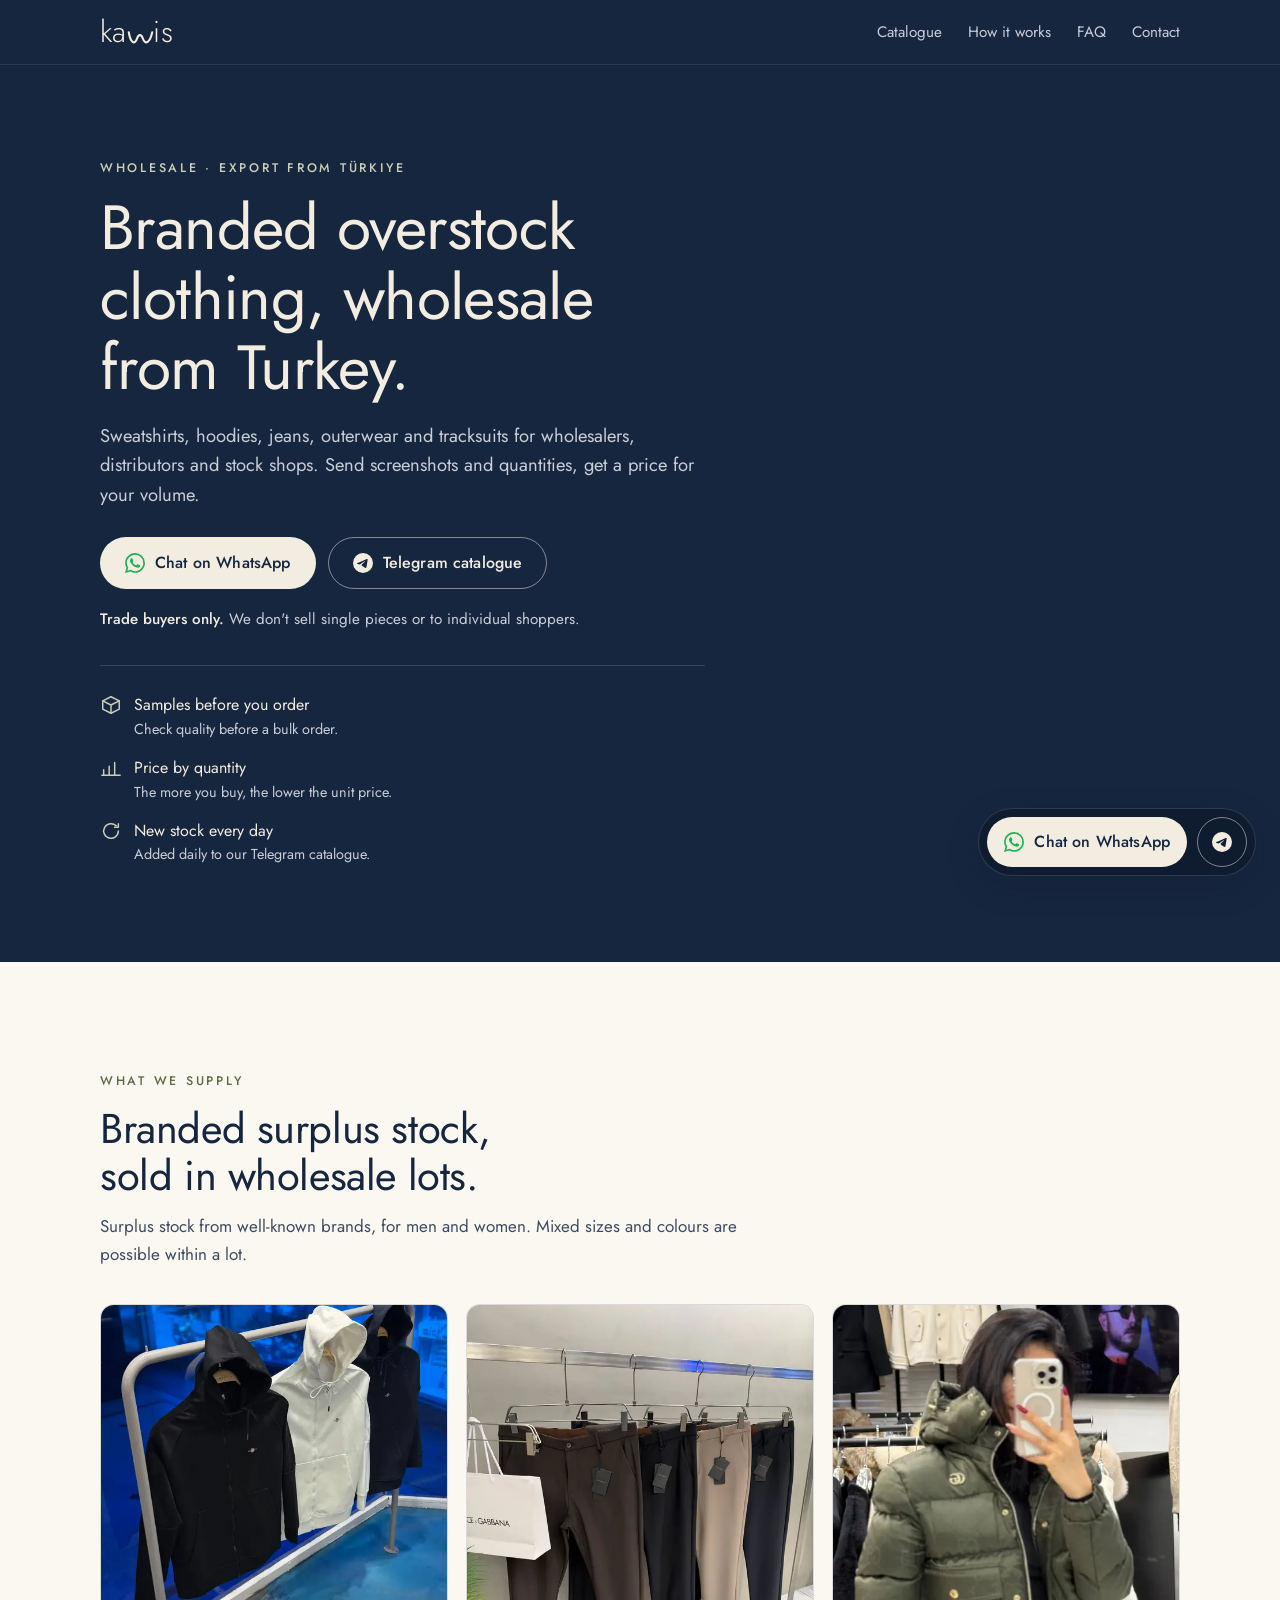
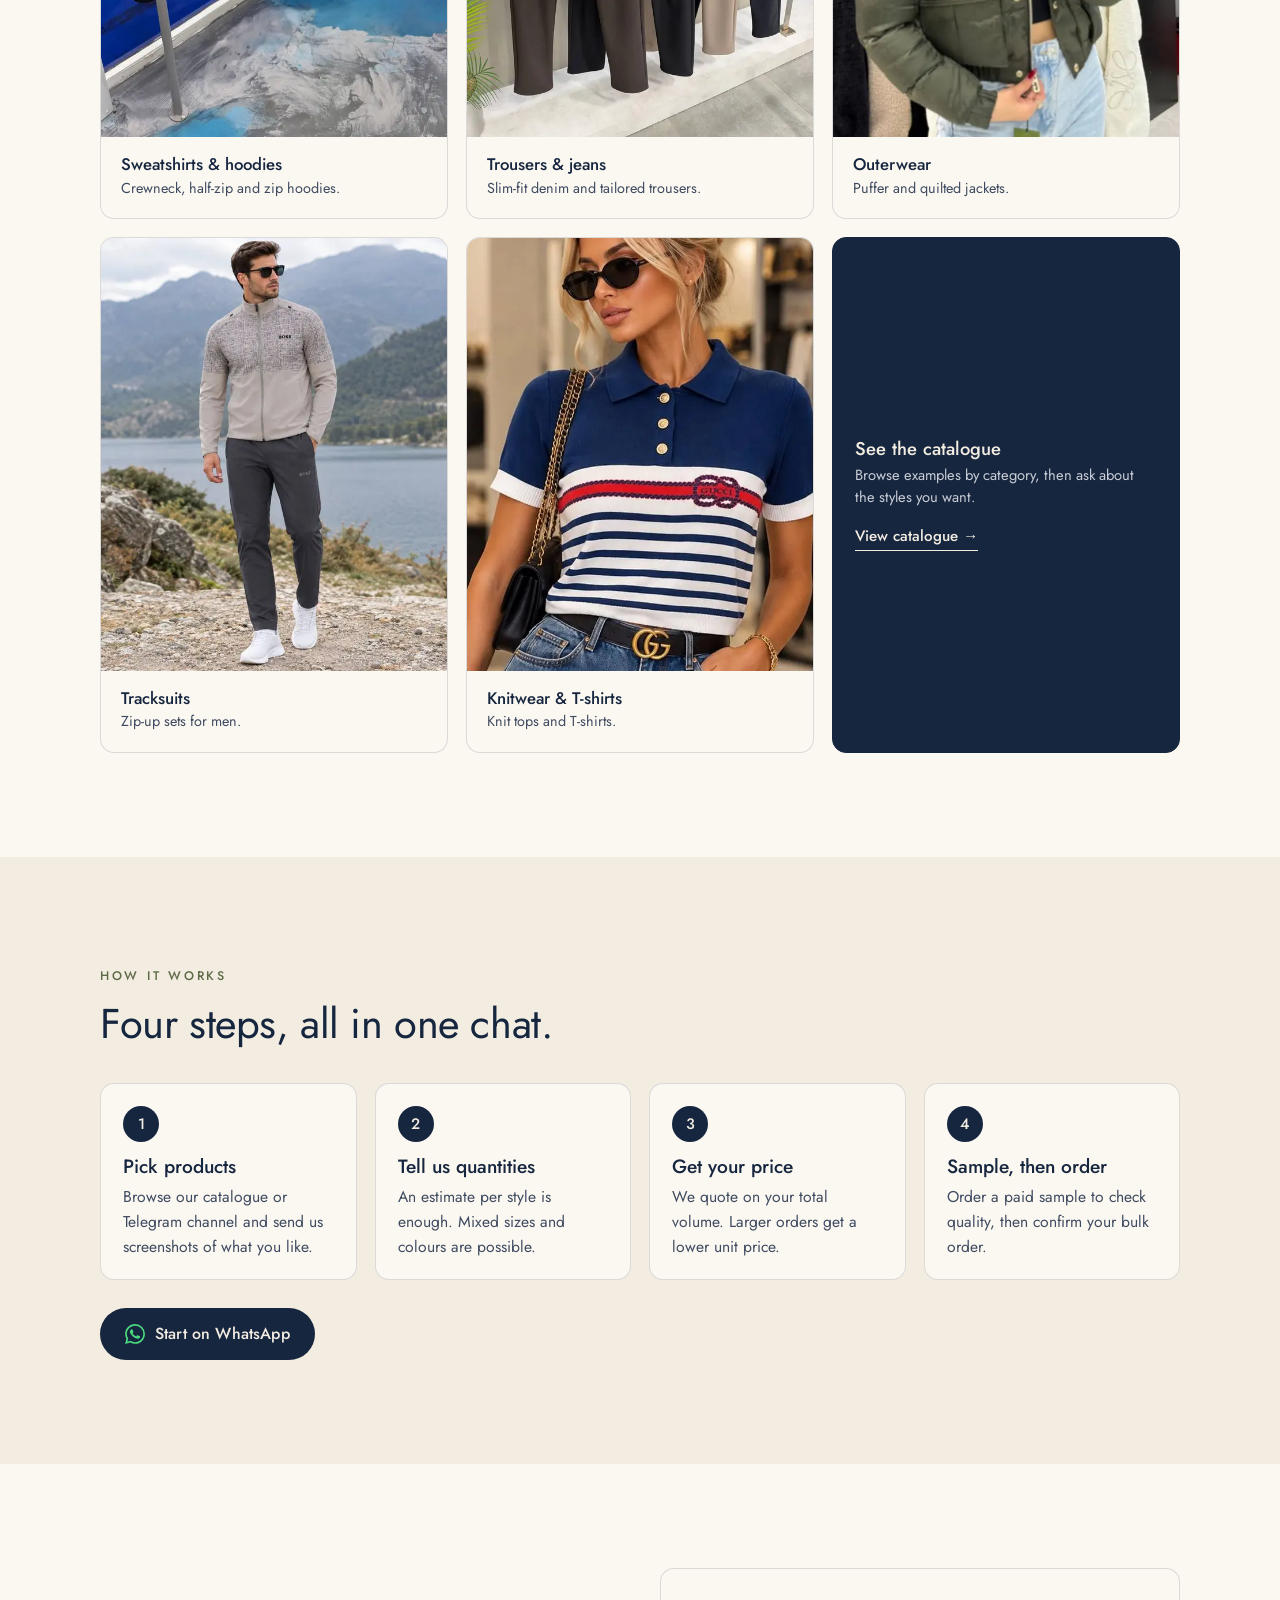
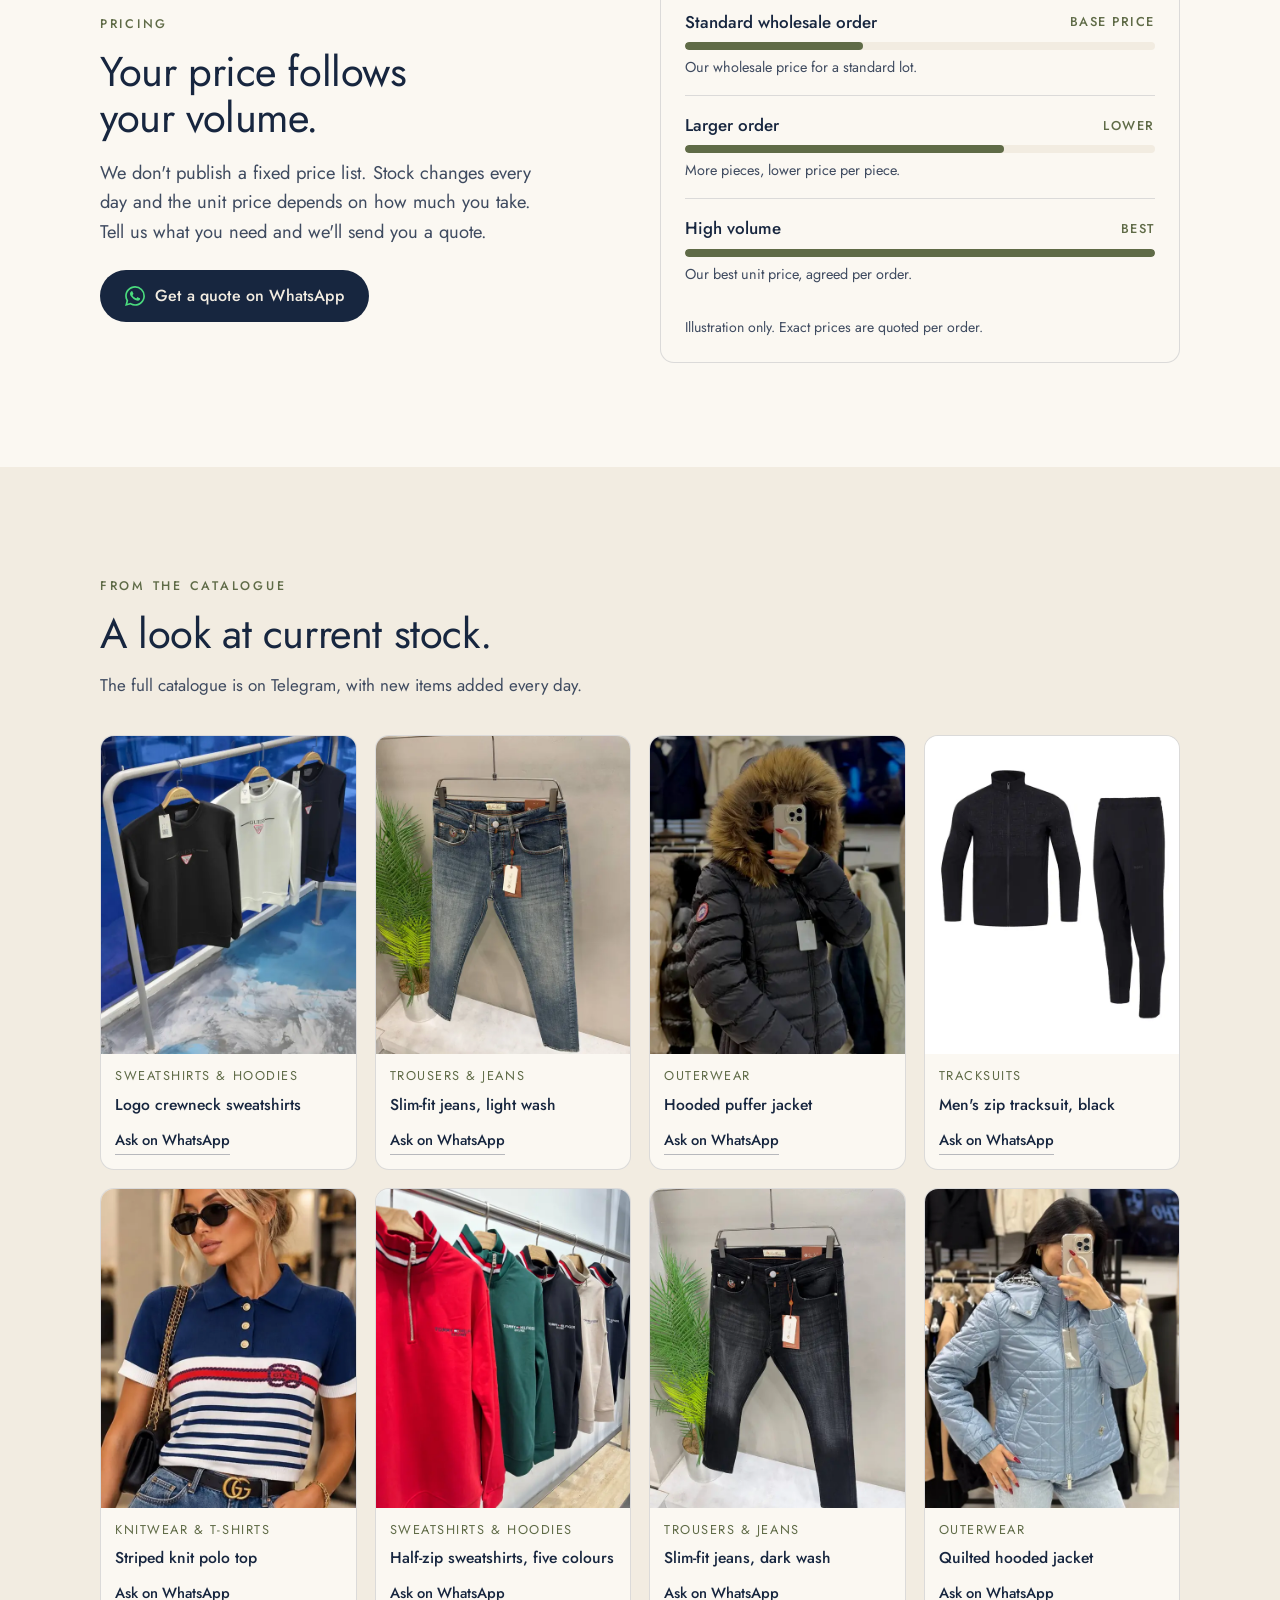
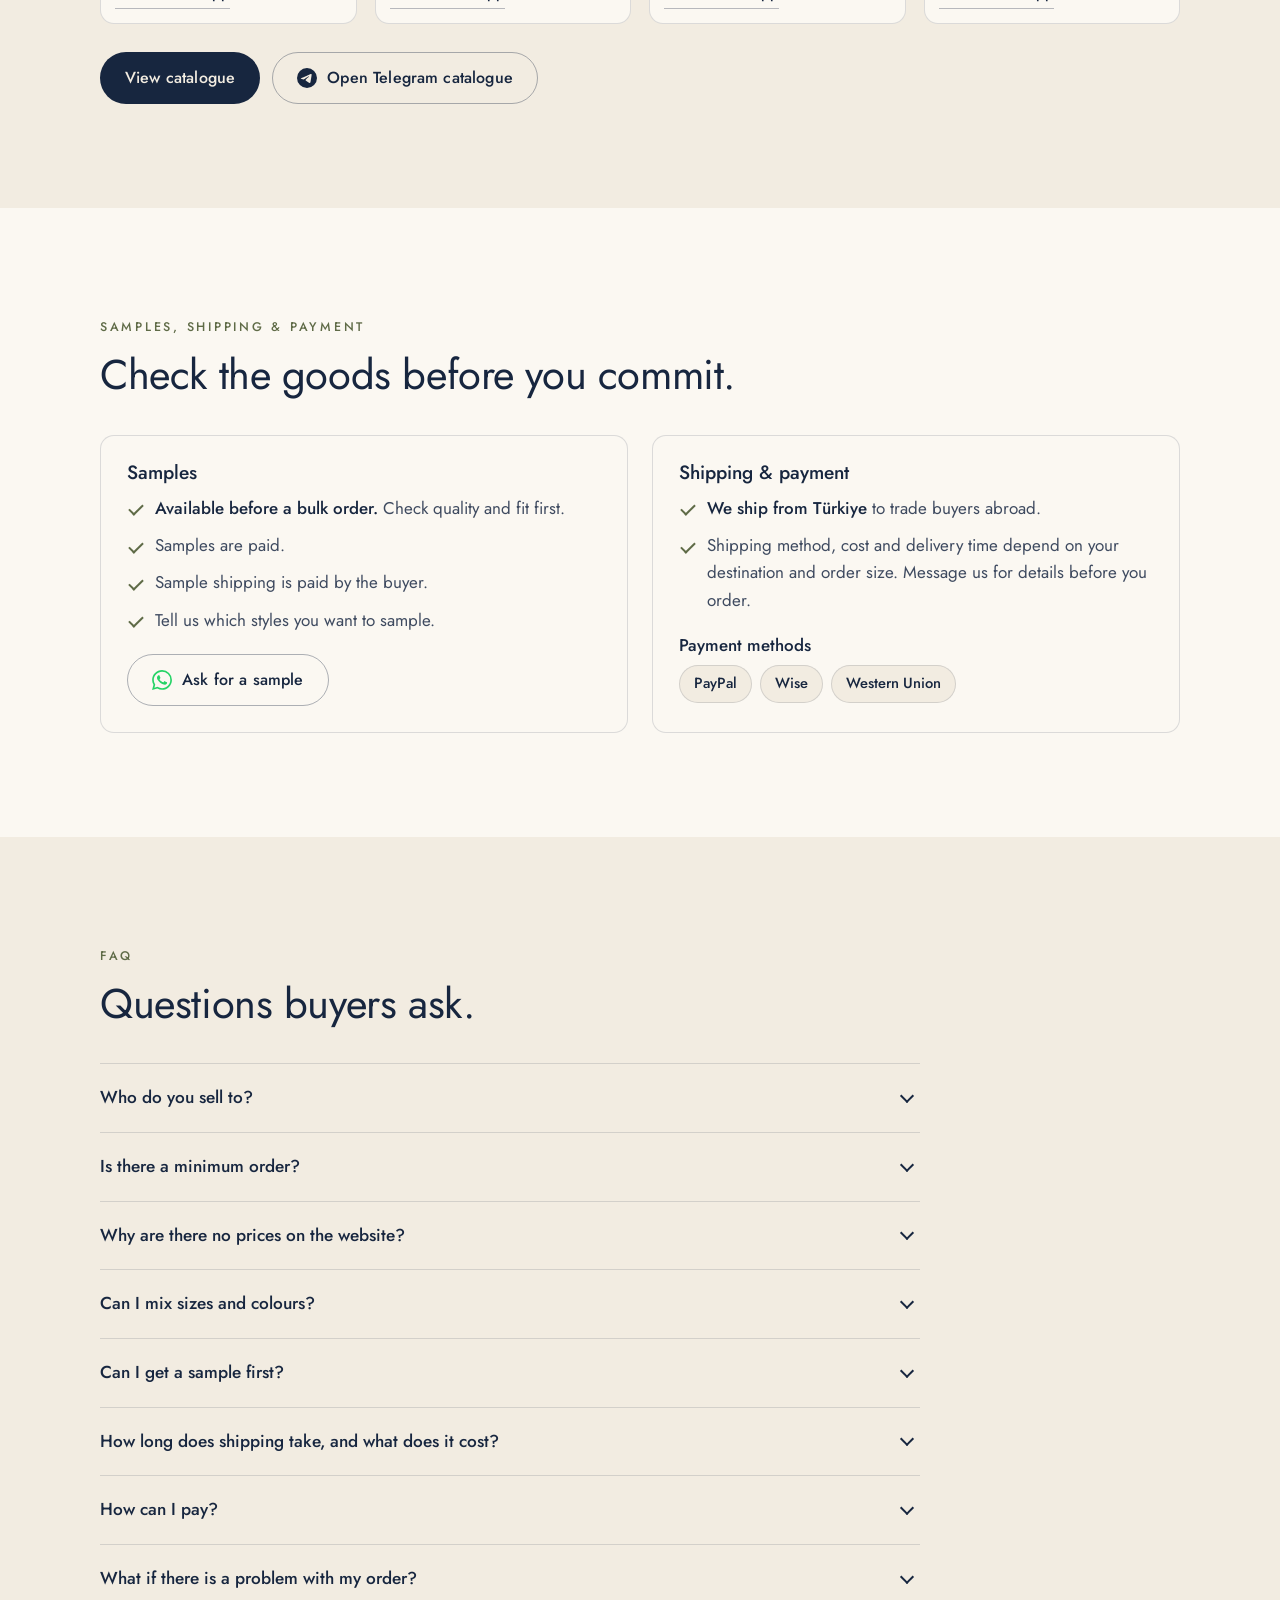
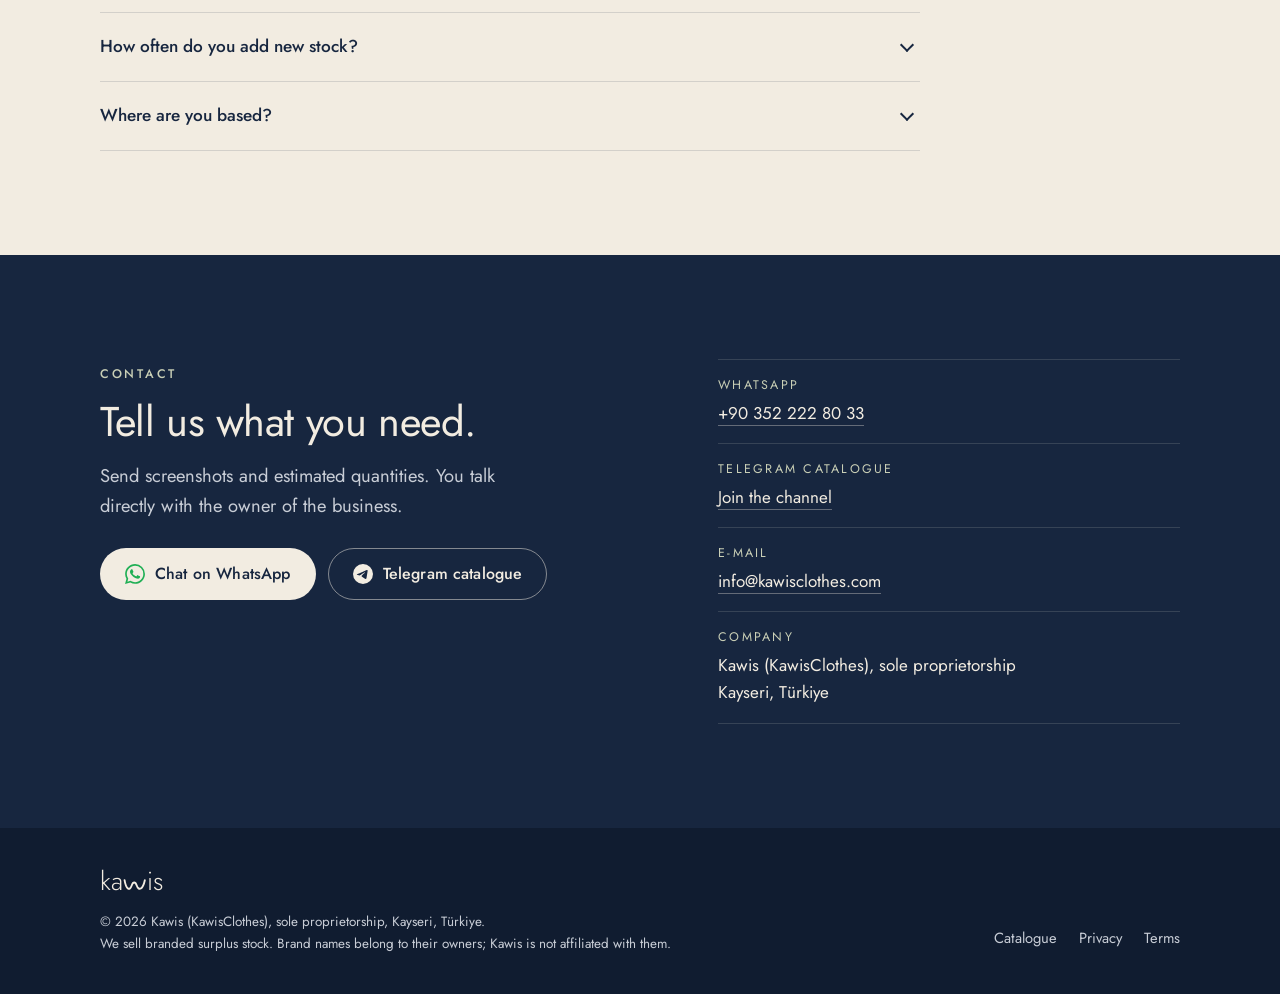
<file: index.html>
<!doctype html>
<html lang="en">
<head>
<meta charset="utf-8">
<meta name="viewport" content="width=device-width, initial-scale=1">
<title>Kawis — Branded Overstock Clothing Wholesale from Turkey</title>
<meta name="description" content="Wholesale branded overstock clothing from Turkey for wholesalers, distributors and stock shops. Sweatshirts, hoodies, jeans, outerwear and tracksuits. Quotes by quantity on WhatsApp.">
<link rel="canonical" href="https://kawisclothes.com/">
<meta name="theme-color" content="#17263F">
<meta property="og:type" content="website">
<meta property="og:site_name" content="Kawis">
<meta property="og:title" content="Kawis — Branded overstock clothing, wholesale from Turkey">
<meta property="og:description" content="Sweatshirts, hoodies, jeans, outerwear and tracksuits for trade buyers. Samples available. Price by quantity.">
<meta property="og:url" content="https://kawisclothes.com/">
<meta property="og:image" content="https://kawisclothes.com/assets/img/og.png">
<meta property="og:image:width" content="1200">
<meta property="og:image:height" content="630">
<meta property="og:image:alt" content="Kawis — international wholesale apparel">
<meta name="twitter:card" content="summary_large_image">
<link rel="icon" href="/assets/img/favicon.svg" type="image/svg+xml">
<link rel="icon" href="/assets/img/favicon-32.png" sizes="32x32" type="image/png">
<link rel="apple-touch-icon" href="/assets/img/apple-touch-icon.png">
<link rel="preload" href="/assets/fonts/jost-latin.woff2" as="font" type="font/woff2" crossorigin>
<link rel="stylesheet" href="/assets/css/style.css">
<script src="/config.js"></script>
<script>document.documentElement.className=(window.KAWIS_CONFIG&&KAWIS_CONFIG.WHATSAPP_NUMBER)?'has-wa':'no-wa';</script>
<script src="/assets/js/main.js" defer></script>
<script type="application/ld+json">
{
  "@context": "https://schema.org",
  "@type": "Organization",
  "name": "Kawis",
  "alternateName": "KawisClothes",
  "url": "https://kawisclothes.com/",
  "logo": "https://kawisclothes.com/assets/img/logo-512.png",
  "description": "Wholesale supplier of branded overstock clothing from Turkey for trade buyers.",
  "email": "bugrahangonen0@gmail.com",
  "telephone": "+90 352 222 80 33",
  "address": { "@type": "PostalAddress", "addressLocality": "Kayseri", "addressCountry": "TR" },
  "sameAs": ["https://t.me/+Jx1l1Yuqr8k2YzU0"]
}
</script>
</head>
<body>
<svg width="0" height="0" style="position:absolute" aria-hidden="true">
  <symbol id="i-wa" viewBox="0 0 24 24"><path fill="currentColor" d="M17.472 14.382c-.297-.149-1.758-.867-2.03-.967-.273-.099-.471-.148-.67.15-.197.297-.767.966-.94 1.164-.173.199-.347.223-.644.075-.297-.15-1.255-.463-2.39-1.475-.883-.788-1.48-1.761-1.653-2.059-.173-.297-.018-.458.13-.606.134-.133.298-.347.446-.52.149-.174.198-.298.298-.497.099-.198.05-.371-.025-.52-.075-.149-.669-1.612-.916-2.207-.242-.579-.487-.5-.669-.51-.173-.008-.371-.01-.57-.01-.198 0-.52.074-.792.372-.272.297-1.04 1.016-1.04 2.479 0 1.462 1.065 2.875 1.213 3.074.149.198 2.096 3.2 5.077 4.487.709.306 1.262.489 1.694.625.712.227 1.36.195 1.871.118.571-.085 1.758-.719 2.006-1.413.248-.694.248-1.289.173-1.413-.074-.124-.272-.198-.57-.347m-5.421 7.403h-.004a9.87 9.87 0 0 1-5.031-1.378l-.361-.214-3.741.982.998-3.648-.235-.374a9.86 9.86 0 0 1-1.51-5.26c.001-5.45 4.436-9.884 9.888-9.884 2.64 0 5.122 1.03 6.988 2.898a9.825 9.825 0 0 1 2.893 6.994c-.003 5.45-4.437 9.884-9.885 9.884m8.413-18.297A11.815 11.815 0 0 0 12.05 0C5.495 0 .16 5.335.157 11.892c0 2.096.547 4.142 1.588 5.945L.057 24l6.305-1.654a11.882 11.882 0 0 0 5.683 1.448h.005c6.554 0 11.89-5.335 11.893-11.893a11.821 11.821 0 0 0-3.48-8.413Z"/></symbol>
  <symbol id="i-tg" viewBox="0 0 24 24"><path fill="currentColor" d="M11.944 0A12 12 0 0 0 0 12a12 12 0 0 0 12 12 12 12 0 0 0 12-12A12 12 0 0 0 12 0a12 12 0 0 0-.056 0zm4.962 7.224c.1-.002.321.023.465.14a.506.506 0 0 1 .171.325c.016.093.036.306.02.472-.18 1.898-.962 6.502-1.36 8.627-.168.9-.499 1.201-.82 1.23-.696.065-1.225-.46-1.9-.902-1.056-.693-1.653-1.124-2.678-1.8-1.185-.78-.417-1.21.258-1.91.177-.184 3.247-2.977 3.307-3.23.007-.032.014-.15-.056-.212s-.174-.041-.249-.024c-.106.024-1.793 1.14-5.061 3.345-.48.33-.913.49-1.302.48-.428-.008-1.252-.241-1.865-.44-.752-.245-1.349-.374-1.297-.789.027-.216.325-.437.893-.663 3.498-1.524 5.83-2.529 6.998-3.014 3.332-1.386 4.025-1.627 4.476-1.635z"/></symbol>
  <symbol id="i-wave" viewBox="0 0 92 56"><path d="M 4 5 C 10 42, 25 52, 34 26 C 39 11, 49 11, 54 26 C 63 52, 80 42, 88 5" fill="none" stroke="currentColor" stroke-width="7.8" stroke-linecap="round" stroke-linejoin="round"/></symbol>
</svg>
<a class="skip" href="#main">Skip to content</a>

<header class="site-header">
  <div class="wrap">
    <a class="wordmark" href="/" aria-label="Kawis — home"><span aria-hidden="true">ka</span><svg viewBox="0 0 92 56" aria-hidden="true"><path d="M 4 5 C 10 42, 25 52, 34 26 C 39 11, 49 11, 54 26 C 63 52, 80 42, 88 5"/></svg><span aria-hidden="true">is</span></a>
    <nav class="nav" aria-label="Main">
      <a href="/catalogue">Catalogue</a>
      <a class="nav-mobile-hide" href="#how-it-works">How it works</a>
      <a class="nav-mobile-hide" href="#faq">FAQ</a>
      <a href="#contact">Contact</a>
    </nav>
  </div>
</header>

<main id="main">

<!-- 1. HERO -->
<section class="hero">
  <picture class="hero-photo" aria-hidden="true"><source media="(min-width: 960px)" srcset="/assets/img/products/hero.webp"><img src="[data-uri]" width="720" height="900" alt="" fetchpriority="high"></picture>
  <svg class="hero-wave" viewBox="0 0 92 56" aria-hidden="true"><path d="M 4 5 C 10 42, 25 52, 34 26 C 39 11, 49 11, 54 26 C 63 52, 80 42, 88 5"/></svg>
  <div class="wrap">
    <span class="eyebrow">Wholesale · Export from Türkiye</span>
    <h1>Branded overstock clothing, wholesale from Turkey.</h1>
    <p class="lead">Sweatshirts, hoodies, jeans, outerwear and tracksuits for wholesalers, distributors and stock shops. Send screenshots and quantities, get a price for your volume.</p>
    <div class="btn-row">
      <a class="btn btn-light" data-wa data-wa-context="home" data-track="whatsapp" data-track-location="hero" href="#contact" target="_blank" rel="noopener"><svg class="wa-dot" aria-hidden="true"><use href="#i-wa"/></svg>Chat on WhatsApp</a>
      <a class="btn btn-outline-light" data-tg data-track="telegram" data-track-location="hero" href="https://t.me/+Jx1l1Yuqr8k2YzU0" target="_blank" rel="noopener"><svg aria-hidden="true"><use href="#i-tg"/></svg>Telegram catalogue</a>
    </div>
    <p class="hero-qualifier"><strong>Trade buyers only.</strong> We don't sell single pieces or to individual shoppers.</p>
    <ul class="trust">
      <li><svg viewBox="0 0 24 24" fill="none" stroke="currentColor" stroke-width="1.6" stroke-linecap="round" stroke-linejoin="round" aria-hidden="true"><path d="M3 7.5 12 3l9 4.5v9L12 21l-9-4.5z"/><path d="M3 7.5 12 12l9-4.5M12 12v9"/></svg><span>Samples before you order<small>Check quality before a bulk order.</small></span></li>
      <li><svg viewBox="0 0 24 24" fill="none" stroke="currentColor" stroke-width="1.6" stroke-linecap="round" stroke-linejoin="round" aria-hidden="true"><path d="M4 20V14M10 20V10M16 20V6M22 20H2"/></svg><span>Price by quantity<small>The more you buy, the lower the unit price.</small></span></li>
      <li><svg viewBox="0 0 24 24" fill="none" stroke="currentColor" stroke-width="1.6" stroke-linecap="round" stroke-linejoin="round" aria-hidden="true"><path d="M20 12a8 8 0 1 1-2.34-5.66"/><path d="M20 4v4h-4"/></svg><span>New stock every day<small>Added daily to our Telegram catalogue.</small></span></li>
    </ul>
  </div>
</section>

<!-- 2. WHAT WE SUPPLY -->
<section class="section" id="products" aria-labelledby="products-title">
  <div class="wrap">
    <div class="section-head">
      <span class="eyebrow">What we supply</span>
      <h2 id="products-title">Branded surplus stock, sold in wholesale lots.</h2>
      <p>Surplus stock from well-known brands, for men and women. Mixed sizes and colours are possible within a lot.</p>
    </div>
    <div class="cats">
      <a class="cat" href="/catalogue?cat=sweat"><img src="/assets/img/products/p11.webp" width="600" height="750" loading="lazy" decoding="async" alt="Zip hoodies in black, white and navy"><div class="cat-body"><h3>Sweatshirts &amp; hoodies</h3><p>Crewneck, half-zip and zip hoodies.</p></div></a>
      <a class="cat" href="/catalogue?cat=trousers"><img src="/assets/img/products/p02.webp" width="600" height="750" loading="lazy" decoding="async" alt="Tailored trousers on a rail"><div class="cat-body"><h3>Trousers &amp; jeans</h3><p>Slim-fit denim and tailored trousers.</p></div></a>
      <a class="cat" href="/catalogue?cat=outer"><img src="/assets/img/products/p19.webp" width="600" height="750" loading="lazy" decoding="async" alt="Women's cropped puffer jacket"><div class="cat-body"><h3>Outerwear</h3><p>Puffer and quilted jackets.</p></div></a>
      <a class="cat" href="/catalogue?cat=track"><img src="/assets/img/products/p17.webp" width="600" height="750" loading="lazy" decoding="async" alt="Men's zip tracksuit"><div class="cat-body"><h3>Tracksuits</h3><p>Zip-up sets for men.</p></div></a>
      <a class="cat" href="/catalogue?cat=knit"><img src="/assets/img/products/p01.webp" width="600" height="750" loading="lazy" decoding="async" alt="Striped knit polo top"><div class="cat-body"><h3>Knitwear &amp; T-shirts</h3><p>Knit tops and T-shirts.</p></div></a>
      <a class="cat cat-all" href="/catalogue"><h3>See the catalogue</h3><p>Browse examples by category, then ask about the styles you want.</p><span class="arrow">View catalogue →</span></a>
    </div>
  </div>
</section>

<!-- 3. HOW IT WORKS -->
<section class="section alt" id="how-it-works" aria-labelledby="how-title">
  <div class="wrap">
    <div class="section-head">
      <span class="eyebrow">How it works</span>
      <h2 id="how-title">Four steps, all in one chat.</h2>
    </div>
    <ol class="steps" style="list-style:none;margin:0;padding:0">
      <li class="step"><span class="step-num" aria-hidden="true">1</span><h3>Pick products</h3><p>Browse our catalogue or Telegram channel and send us screenshots of what you like.</p></li>
      <li class="step"><span class="step-num" aria-hidden="true">2</span><h3>Tell us quantities</h3><p>An estimate per style is enough. Mixed sizes and colours are possible.</p></li>
      <li class="step"><span class="step-num" aria-hidden="true">3</span><h3>Get your price</h3><p>We quote on your total volume. Larger orders get a lower unit price.</p></li>
      <li class="step"><span class="step-num" aria-hidden="true">4</span><h3>Sample, then order</h3><p>Order a paid sample to check quality, then confirm your bulk order.</p></li>
    </ol>
    <div class="steps-cta btn-row">
      <a class="btn btn-dark" data-wa data-wa-context="home" data-track="whatsapp" data-track-location="how-it-works" href="#contact" target="_blank" rel="noopener"><svg class="wa-dot" aria-hidden="true"><use href="#i-wa"/></svg>Start on WhatsApp</a>
      <a class="btn btn-dark" data-wa-fallback data-tg data-track="telegram" data-track-location="how-it-works" href="https://t.me/+Jx1l1Yuqr8k2YzU0" target="_blank" rel="noopener"><svg aria-hidden="true"><use href="#i-tg"/></svg>Start on Telegram</a>
    </div>
  </div>
</section>

<!-- 4. TIERED PRICING -->
<section class="section" id="pricing" aria-labelledby="pricing-title">
  <div class="wrap tiers-grid">
    <div>
      <span class="eyebrow">Pricing</span>
      <h2 id="pricing-title">Your price follows your volume.</h2>
      <p class="lead" style="margin-top:16px">We don't publish a fixed price list. Stock changes every day and the unit price depends on how much you take. Tell us what you need and we'll send you a quote.</p>
      <div class="btn-row" style="margin-top:24px">
        <a class="btn btn-dark" data-wa data-wa-context="quote" data-track="whatsapp" data-track-location="pricing" href="#contact" target="_blank" rel="noopener"><svg class="wa-dot" aria-hidden="true"><use href="#i-wa"/></svg>Get a quote on WhatsApp</a>
        <a class="btn btn-dark" data-wa-fallback data-tg data-track="telegram" data-track-location="pricing" href="https://t.me/+Jx1l1Yuqr8k2YzU0" target="_blank" rel="noopener"><svg aria-hidden="true"><use href="#i-tg"/></svg>Get a quote on Telegram</a>
      </div>
    </div>
    <div class="tiers" role="group" aria-label="How quantity affects price">
      <div class="tier"><span class="tier-name">Standard wholesale order</span><span class="tier-tag">Base price</span><div class="tier-bar" aria-hidden="true"><span style="width:38%"></span></div><span class="tier-note">Our wholesale price for a standard lot.</span></div>
      <div class="tier"><span class="tier-name">Larger order</span><span class="tier-tag">Lower</span><div class="tier-bar" aria-hidden="true"><span style="width:68%"></span></div><span class="tier-note">More pieces, lower price per piece.</span></div>
      <div class="tier"><span class="tier-name">High volume</span><span class="tier-tag">Best</span><div class="tier-bar" aria-hidden="true"><span style="width:100%"></span></div><span class="tier-note">Our best unit price, agreed per order.</span></div>
      <p class="tiers-foot">Illustration only. Exact prices are quoted per order.</p>
    </div>
  </div>
</section>

<!-- 5. FROM THE CATALOGUE -->
<section class="section alt" id="catalogue" aria-labelledby="gallery-title">
  <div class="wrap">
    <div class="section-head">
      <span class="eyebrow">From the catalogue</span>
      <h2 id="gallery-title">A look at current stock.</h2>
      <p>The full catalogue is on Telegram, with new items added every day.</p>
    </div>
    <div class="gallery" data-gallery data-limit="8"></div>
    <div class="gallery-foot">
      <a class="btn btn-dark" href="/catalogue">View catalogue</a>
      <a class="btn btn-outline" data-tg data-track="telegram" data-track-location="gallery" href="https://t.me/+Jx1l1Yuqr8k2YzU0" target="_blank" rel="noopener"><svg aria-hidden="true"><use href="#i-tg"/></svg>Open Telegram catalogue</a>
    </div>
  </div>
</section>

<!-- 6–7. SAMPLES, SHIPPING & PAYMENT -->
<section class="section" id="samples" aria-labelledby="samples-title">
  <div class="wrap">
    <div class="section-head">
      <span class="eyebrow">Samples, shipping &amp; payment</span>
      <h2 id="samples-title">Check the goods before you commit.</h2>
    </div>
    <div class="split">
      <div class="card">
        <h3>Samples</h3>
        <ul class="ticks">
          <li><strong>Available before a bulk order.</strong> Check quality and fit first.</li>
          <li>Samples are paid.</li>
          <li>Sample shipping is paid by the buyer.</li>
          <li>Tell us which styles you want to sample.</li>
        </ul>
        <div class="btn-row" style="margin-top:20px">
          <a class="btn btn-outline" data-wa data-wa-context="sample" data-track="whatsapp" data-track-location="samples" href="#contact" target="_blank" rel="noopener"><svg class="wa-dot" aria-hidden="true"><use href="#i-wa"/></svg>Ask for a sample</a>
          <a class="btn btn-outline" data-wa-fallback data-tg data-track="telegram" data-track-location="samples" href="https://t.me/+Jx1l1Yuqr8k2YzU0" target="_blank" rel="noopener"><svg aria-hidden="true"><use href="#i-tg"/></svg>Ask for a sample</a>
        </div>
      </div>
      <div class="card" id="shipping">
        <h3>Shipping &amp; payment</h3>
        <ul class="ticks">
          <li><strong>We ship from Türkiye</strong> to trade buyers abroad.</li>
          <li>Shipping method, cost and delivery time depend on your destination and order size. Message us for details before you order.</li>
        </ul>
        <p style="margin:18px 0 6px;font-weight:500">Payment methods</p>
        <ul class="pay" aria-label="Payment methods"><li>PayPal</li><li>Wise</li><li>Western Union</li></ul>
      </div>
    </div>
  </div>
</section>

<!-- 8. FAQ -->
<section class="section alt" id="faq" aria-labelledby="faq-title">
  <div class="wrap">
    <div class="section-head">
      <span class="eyebrow">FAQ</span>
      <h2 id="faq-title">Questions buyers ask.</h2>
    </div>
    <div class="faq">
      <details><summary>Who do you sell to?</summary><div class="answer"><p>Wholesalers, distributors, outlet and stock shops, and resellers. We don't sell to individual shoppers or in single pieces.</p></div></details>
      <details><summary>Is there a minimum order?</summary><div class="answer"><p>Yes, we sell wholesale only. Message us on WhatsApp or Telegram and we'll tell you the current minimum order for the styles you want.</p></div></details>
      <details><summary>Why are there no prices on the website?</summary><div class="answer"><p>Stock changes daily and the unit price depends on your total quantity. Send us screenshots and estimated quantities and we'll quote for your volume.</p></div></details>
      <details><summary>Can I mix sizes and colours?</summary><div class="answer"><p>Yes. Mixed sizes and colours are possible within a lot.</p></div></details>
      <details><summary>Can I get a sample first?</summary><div class="answer"><p>Yes. Samples are available before a bulk order. Samples are paid and the buyer pays sample shipping.</p></div></details>
      <details><summary>How long does shipping take, and what does it cost?</summary><div class="answer"><p>It depends on your country and the size of your order. Message us with your destination and we'll give you the details before you order.</p></div></details>
      <details><summary>How can I pay?</summary><div class="answer"><p>PayPal, Wise or Western Union.</p></div></details>
      <details><summary>What if there is a problem with my order?</summary><div class="answer"><p>Message us on WhatsApp and we'll resolve it with you. Ordering a sample first is the best way to check quality before a bulk order.</p></div></details>
      <details><summary>How often do you add new stock?</summary><div class="answer"><p>Every day. New items are posted to our Telegram catalogue first.</p></div></details>
      <details><summary>Where are you based?</summary><div class="answer"><p>Kayseri, Türkiye. Kawis is a registered sole proprietorship. We work in English and Turkish, on Türkiye time (GMT+3).</p></div></details>
    </div>
  </div>
</section>

<!-- 9. CONTACT -->
<section class="section contact" id="contact" aria-labelledby="contact-title">
  <div class="wrap contact-grid">
    <div>
      <span class="eyebrow">Contact</span>
      <h2 id="contact-title">Tell us what you need.</h2>
      <p class="lead">Send screenshots and estimated quantities. You talk directly with the owner of the business.</p>
      <div class="btn-row">
        <a class="btn btn-light" data-wa data-wa-context="home" data-track="whatsapp" data-track-location="contact" href="#contact" target="_blank" rel="noopener"><svg class="wa-dot" aria-hidden="true"><use href="#i-wa"/></svg>Chat on WhatsApp</a>
        <a class="btn btn-outline-light" data-tg data-track="telegram" data-track-location="contact" href="https://t.me/+Jx1l1Yuqr8k2YzU0" target="_blank" rel="noopener"><svg aria-hidden="true"><use href="#i-tg"/></svg>Telegram catalogue</a>
      </div>
    </div>
    <ul class="contact-list">
      <li data-wa><span class="k">WhatsApp</span><a data-wa data-wa-context="home" data-wa-show-number data-track="whatsapp" data-track-location="contact-list" href="#contact" target="_blank" rel="noopener">WhatsApp</a></li>
      <li><span class="k">Telegram catalogue</span><a data-tg data-track="telegram" data-track-location="contact-list" href="https://t.me/+Jx1l1Yuqr8k2YzU0" target="_blank" rel="noopener">Join the channel</a></li>
      <li><span class="k">E-mail</span><a data-email href="mailto:bugrahangonen0@gmail.com">bugrahangonen0@gmail.com</a></li>
      <li><span class="k">Company</span>Kawis (KawisClothes), sole proprietorship<br>Kayseri, Türkiye</li>
    </ul>
  </div>
</section>

</main>

<!-- 10. FOOTER -->
<footer class="site-footer">
  <div class="wrap">
    <div>
      <a class="wordmark" href="/" aria-label="Kawis — home"><span aria-hidden="true">ka</span><svg viewBox="0 0 92 56" aria-hidden="true"><path d="M 4 5 C 10 42, 25 52, 34 26 C 39 11, 49 11, 54 26 C 63 52, 80 42, 88 5"/></svg><span aria-hidden="true">is</span></a>
      <p class="legal" style="margin-top:14px">© 2026 Kawis (KawisClothes), sole proprietorship, Kayseri, Türkiye.<br>We sell branded surplus stock. Brand names belong to their owners; Kawis is not affiliated with them.</p>
    </div>
    <nav class="footer-links" aria-label="Footer">
      <a href="/catalogue">Catalogue</a>
      <a href="/privacy">Privacy</a>
      <a href="/terms">Terms</a>
      <button type="button" data-consent-open hidden>Cookie settings</button>
    </nav>
  </div>
</footer>

<div class="sticky-bar" role="complementary" aria-label="Quick contact">
  <a class="btn btn-light" data-wa data-wa-context="home" data-track="whatsapp" data-track-location="sticky" href="#contact" target="_blank" rel="noopener"><svg class="wa-dot" aria-hidden="true"><use href="#i-wa"/></svg>Chat on WhatsApp</a>
  <a class="btn btn-outline-light btn-icon" data-wa data-tg data-track="telegram" data-track-location="sticky" href="https://t.me/+Jx1l1Yuqr8k2YzU0" target="_blank" rel="noopener" aria-label="Telegram catalogue"><svg aria-hidden="true"><use href="#i-tg"/></svg></a>
  <a class="btn btn-light" data-wa-fallback data-tg data-track="telegram" data-track-location="sticky" href="https://t.me/+Jx1l1Yuqr8k2YzU0" target="_blank" rel="noopener"><svg aria-hidden="true"><use href="#i-tg"/></svg>Telegram catalogue</a>
</div>

<div class="consent" role="dialog" aria-live="polite" aria-labelledby="consent-title" hidden>
  <p id="consent-title"><strong style="color:var(--ink);font-weight:500">Cookies.</strong> We'd like to use Google Analytics and Google Ads cookies to measure visits and ads. Nothing is set unless you accept. <a href="/privacy#cookies">Details</a></p>
  <div class="btn-row">
    <button type="button" class="btn btn-outline" data-consent="reject">Reject</button>
    <button type="button" class="btn btn-dark" data-consent="accept">Accept</button>
  </div>
</div>
</body>
</html>
</file>
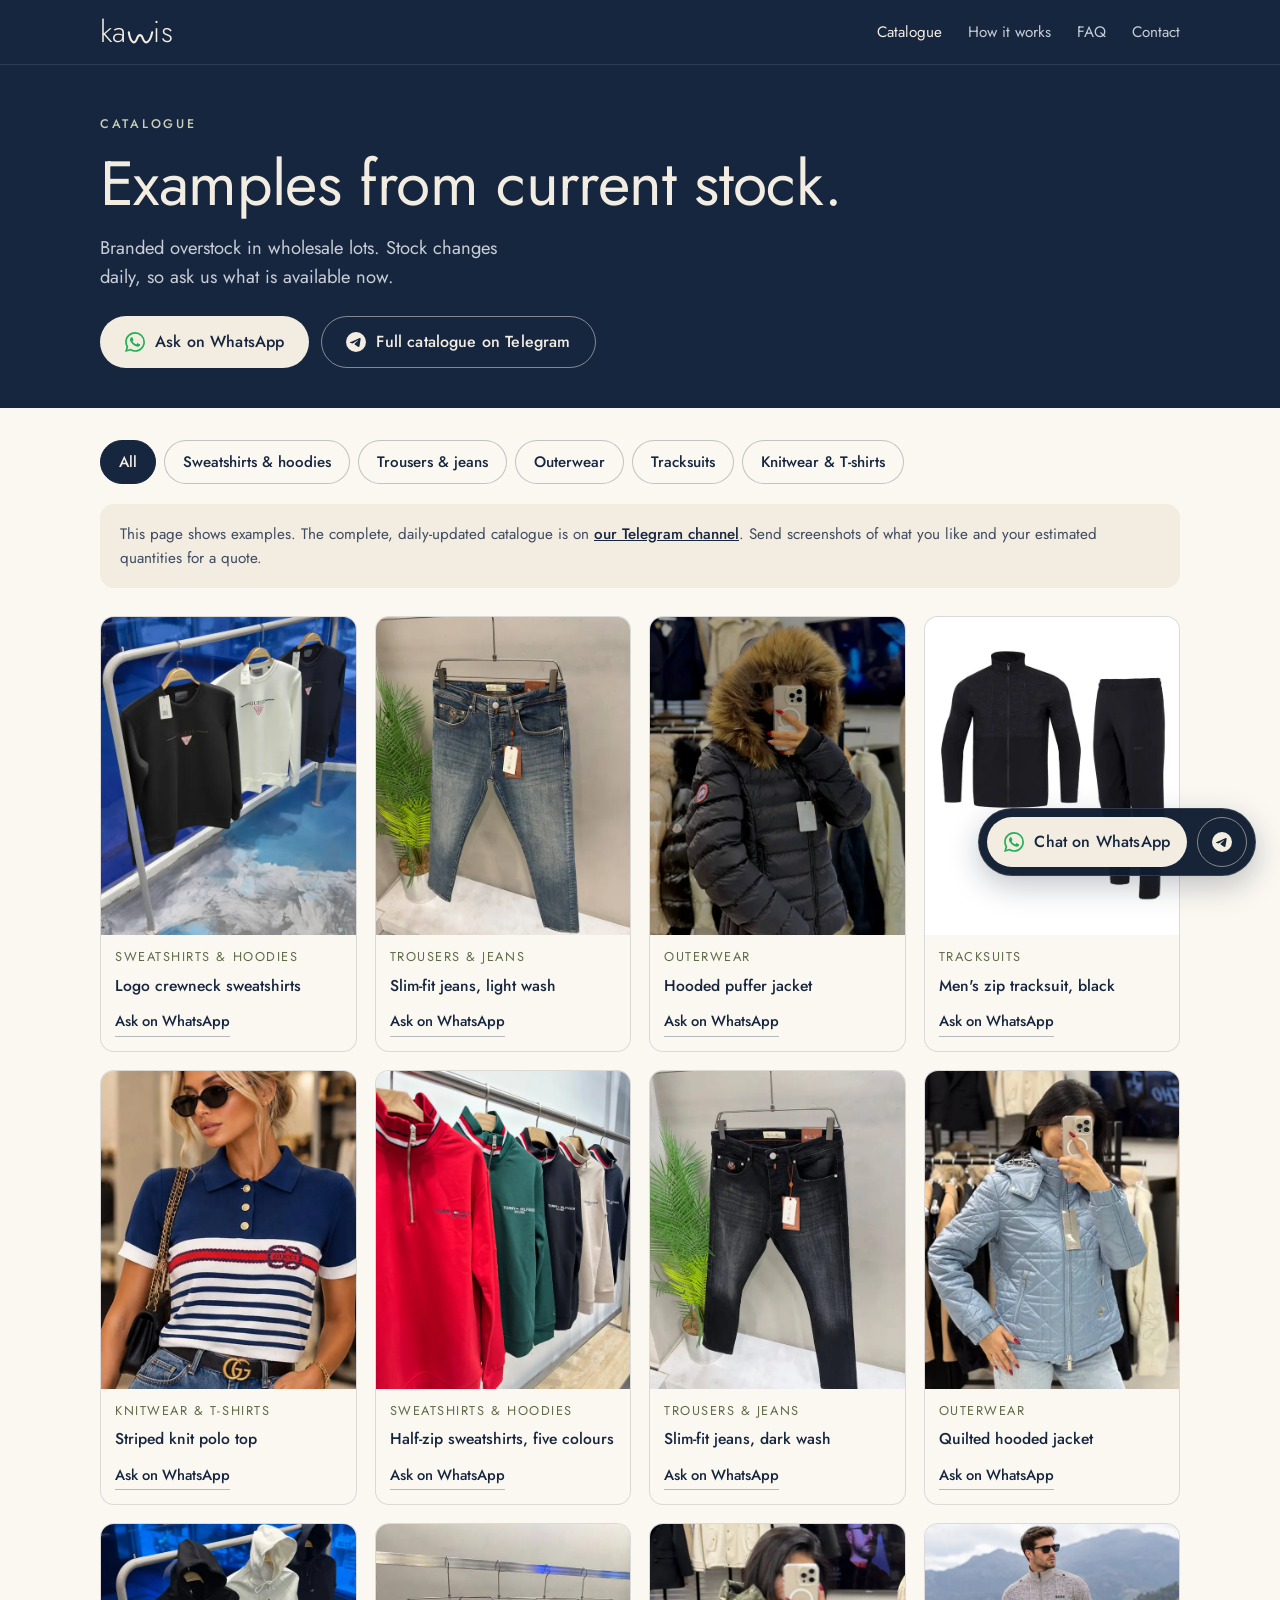
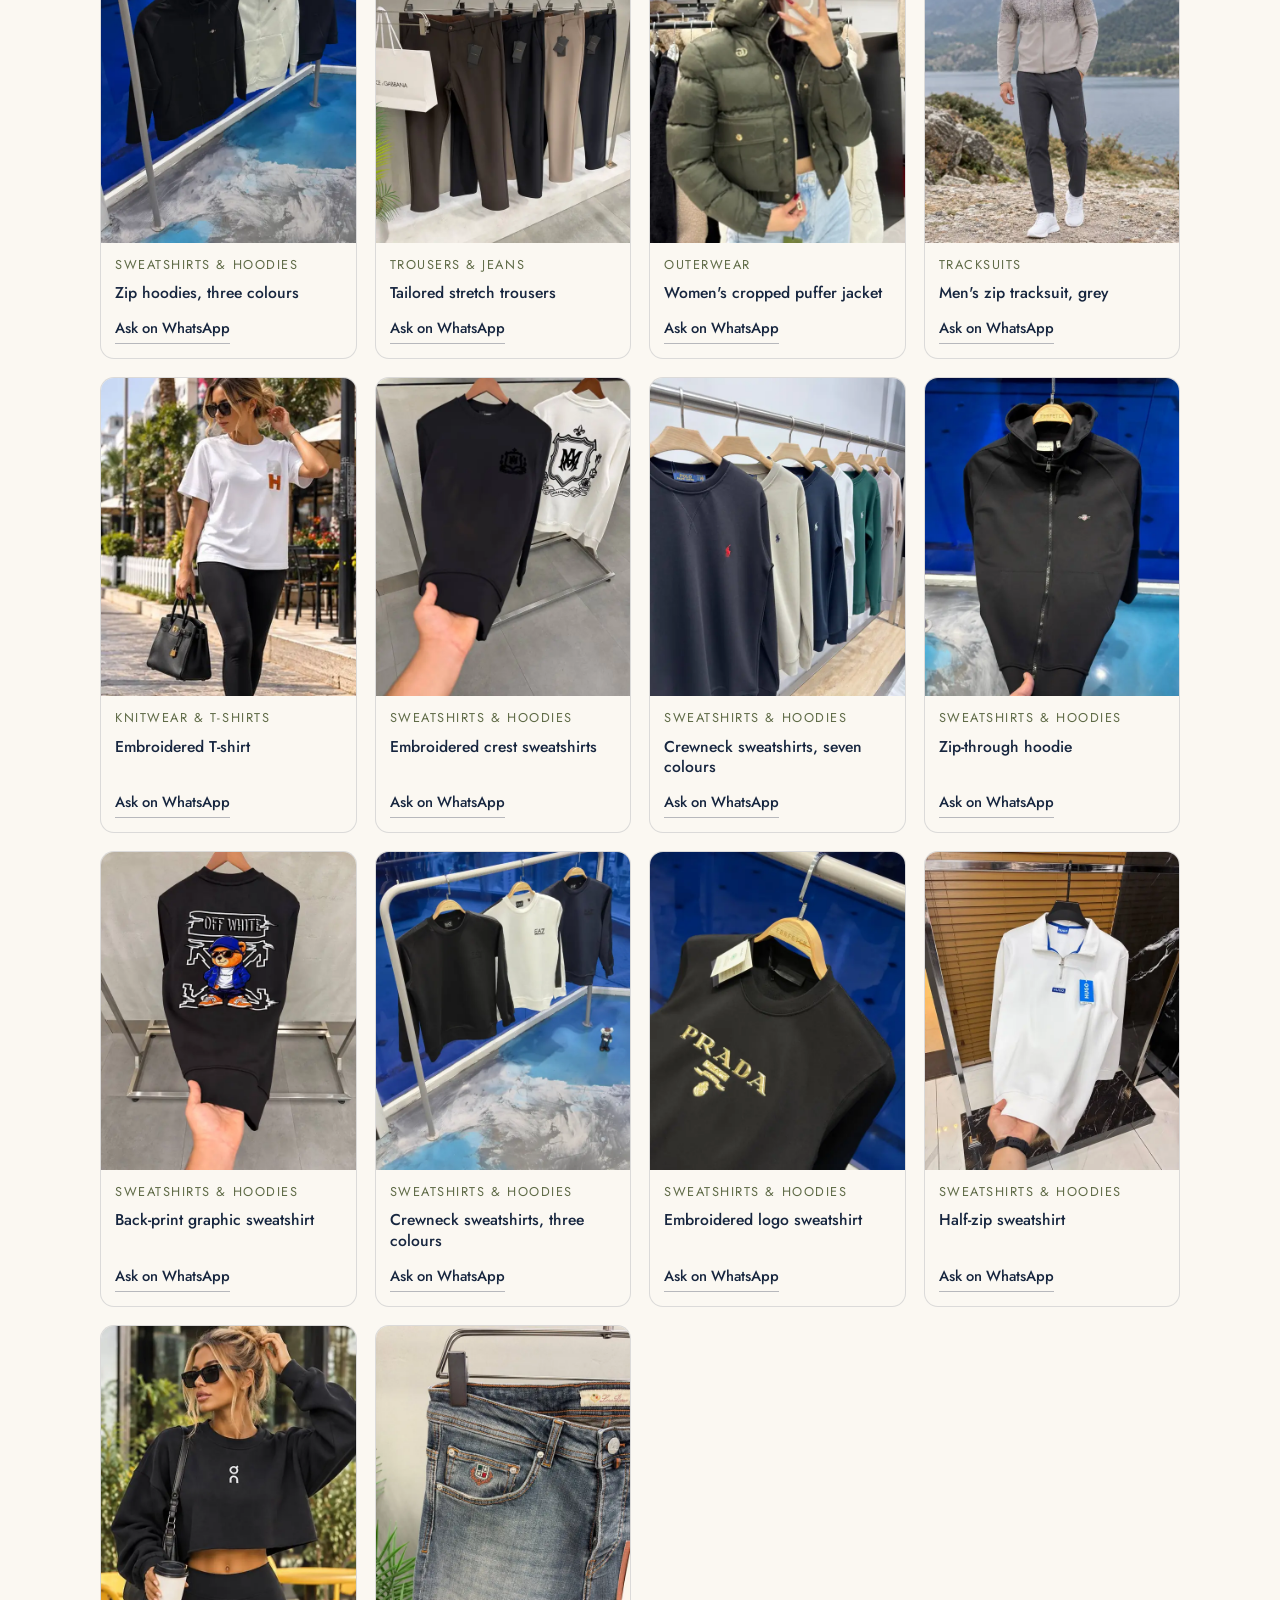
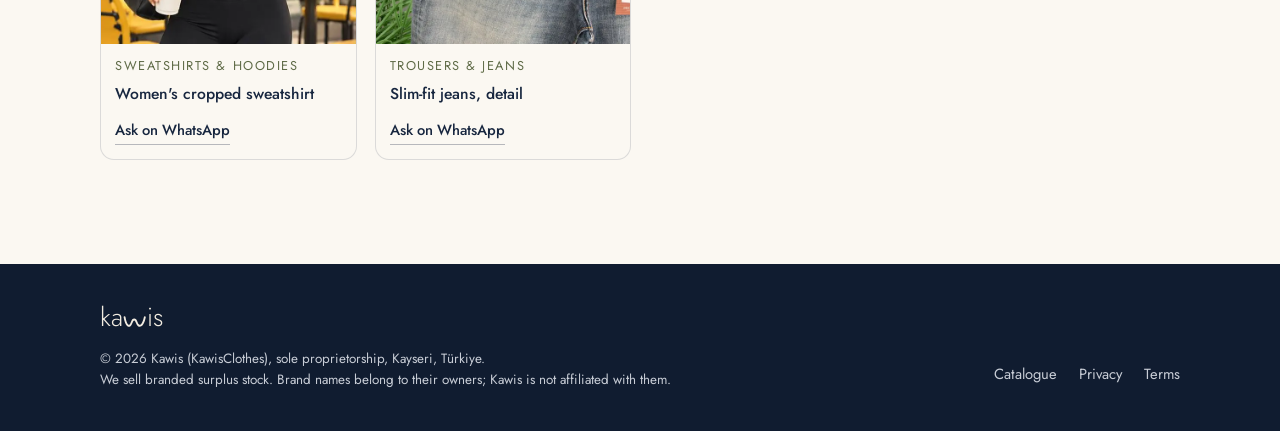
<file: catalogue.html>
<!doctype html>
<html lang="en">
<head>
<meta charset="utf-8">
<meta name="viewport" content="width=device-width, initial-scale=1">
<title>Catalogue — Kawis wholesale branded clothing</title>
<meta name="description" content="Examples of branded overstock clothing available wholesale from Kawis: sweatshirts, hoodies, jeans, outerwear, tracksuits and knitwear. Ask for a quote on WhatsApp.">
<link rel="canonical" href="https://kawisclothes.com/catalogue">
<meta name="theme-color" content="#17263F">
<meta property="og:type" content="website">
<meta property="og:site_name" content="Kawis">
<meta property="og:title" content="Catalogue — Kawis wholesale branded clothing">
<meta property="og:description" content="Sweatshirts, hoodies, jeans, outerwear and tracksuits for trade buyers. Samples available. Price by quantity.">
<meta property="og:url" content="https://kawisclothes.com/catalogue">
<meta property="og:image" content="https://kawisclothes.com/assets/img/og.png">
<meta property="og:image:width" content="1200">
<meta property="og:image:height" content="630">
<meta property="og:image:alt" content="Kawis — international wholesale apparel">
<meta name="twitter:card" content="summary_large_image">
<link rel="icon" href="/assets/img/favicon.svg" type="image/svg+xml">
<link rel="icon" href="/assets/img/favicon-32.png" sizes="32x32" type="image/png">
<link rel="apple-touch-icon" href="/assets/img/apple-touch-icon.png">
<link rel="preload" href="/assets/fonts/jost-latin.woff2" as="font" type="font/woff2" crossorigin>
<link rel="stylesheet" href="/assets/css/style.css">
<script src="/config.js"></script>
<script>document.documentElement.className=(window.KAWIS_CONFIG&&KAWIS_CONFIG.WHATSAPP_NUMBER)?'has-wa':'no-wa';</script>
<script src="/assets/js/main.js" defer></script>
<script src="/assets/js/catalogue.js" defer></script>
</head>
<body>
<svg width="0" height="0" style="position:absolute" aria-hidden="true">
  <symbol id="i-wa" viewBox="0 0 24 24"><path fill="currentColor" d="M17.472 14.382c-.297-.149-1.758-.867-2.03-.967-.273-.099-.471-.148-.67.15-.197.297-.767.966-.94 1.164-.173.199-.347.223-.644.075-.297-.15-1.255-.463-2.39-1.475-.883-.788-1.48-1.761-1.653-2.059-.173-.297-.018-.458.13-.606.134-.133.298-.347.446-.52.149-.174.198-.298.298-.497.099-.198.05-.371-.025-.52-.075-.149-.669-1.612-.916-2.207-.242-.579-.487-.5-.669-.51-.173-.008-.371-.01-.57-.01-.198 0-.52.074-.792.372-.272.297-1.04 1.016-1.04 2.479 0 1.462 1.065 2.875 1.213 3.074.149.198 2.096 3.2 5.077 4.487.709.306 1.262.489 1.694.625.712.227 1.36.195 1.871.118.571-.085 1.758-.719 2.006-1.413.248-.694.248-1.289.173-1.413-.074-.124-.272-.198-.57-.347m-5.421 7.403h-.004a9.87 9.87 0 0 1-5.031-1.378l-.361-.214-3.741.982.998-3.648-.235-.374a9.86 9.86 0 0 1-1.51-5.26c.001-5.45 4.436-9.884 9.888-9.884 2.64 0 5.122 1.03 6.988 2.898a9.825 9.825 0 0 1 2.893 6.994c-.003 5.45-4.437 9.884-9.885 9.884m8.413-18.297A11.815 11.815 0 0 0 12.05 0C5.495 0 .16 5.335.157 11.892c0 2.096.547 4.142 1.588 5.945L.057 24l6.305-1.654a11.882 11.882 0 0 0 5.683 1.448h.005c6.554 0 11.89-5.335 11.893-11.893a11.821 11.821 0 0 0-3.48-8.413Z"/></symbol>
  <symbol id="i-tg" viewBox="0 0 24 24"><path fill="currentColor" d="M11.944 0A12 12 0 0 0 0 12a12 12 0 0 0 12 12 12 12 0 0 0 12-12A12 12 0 0 0 12 0a12 12 0 0 0-.056 0zm4.962 7.224c.1-.002.321.023.465.14a.506.506 0 0 1 .171.325c.016.093.036.306.02.472-.18 1.898-.962 6.502-1.36 8.627-.168.9-.499 1.201-.82 1.23-.696.065-1.225-.46-1.9-.902-1.056-.693-1.653-1.124-2.678-1.8-1.185-.78-.417-1.21.258-1.91.177-.184 3.247-2.977 3.307-3.23.007-.032.014-.15-.056-.212s-.174-.041-.249-.024c-.106.024-1.793 1.14-5.061 3.345-.48.33-.913.49-1.302.48-.428-.008-1.252-.241-1.865-.44-.752-.245-1.349-.374-1.297-.789.027-.216.325-.437.893-.663 3.498-1.524 5.83-2.529 6.998-3.014 3.332-1.386 4.025-1.627 4.476-1.635z"/></symbol>
  <symbol id="i-wave" viewBox="0 0 92 56"><path d="M 4 5 C 10 42, 25 52, 34 26 C 39 11, 49 11, 54 26 C 63 52, 80 42, 88 5" fill="none" stroke="currentColor" stroke-width="7.8" stroke-linecap="round" stroke-linejoin="round"/></symbol>
</svg>
<a class="skip" href="#main">Skip to content</a>

<header class="site-header">
  <div class="wrap">
    <a class="wordmark" href="/" aria-label="Kawis — home"><span aria-hidden="true">ka</span><svg viewBox="0 0 92 56" aria-hidden="true"><path d="M 4 5 C 10 42, 25 52, 34 26 C 39 11, 49 11, 54 26 C 63 52, 80 42, 88 5"/></svg><span aria-hidden="true">is</span></a>
    <nav class="nav" aria-label="Main">
      <a href="/catalogue" aria-current="page">Catalogue</a>
      <a class="nav-mobile-hide" href="/#how-it-works">How it works</a>
      <a class="nav-mobile-hide" href="/#faq">FAQ</a>
      <a href="/#contact">Contact</a>
    </nav>
  </div>
</header>

<main id="main">
<section class="page-hero">
  <div class="wrap">
    <span class="eyebrow">Catalogue</span>
    <h1>Examples from current stock.</h1>
    <p class="lead">Branded overstock in wholesale lots. Stock changes daily, so ask us what is available now.</p>
    <div class="btn-row">
      <a class="btn btn-light" data-wa data-wa-context="catalogue" data-track="whatsapp" data-track-location="catalogue-hero" href="/#contact" target="_blank" rel="noopener"><svg class="wa-dot" aria-hidden="true"><use href="#i-wa"/></svg>Ask on WhatsApp</a>
      <a class="btn btn-outline-light" data-tg data-track="telegram" data-track-location="catalogue-hero" href="https://t.me/+Jx1l1Yuqr8k2YzU0" target="_blank" rel="noopener"><svg aria-hidden="true"><use href="#i-tg"/></svg>Full catalogue on Telegram</a>
    </div>
  </div>
</section>
<section class="section" style="padding-top:28px" aria-label="Products">
  <div class="wrap">
    <div class="filters" role="group" aria-label="Filter by category" data-filters>
      <button type="button" class="filter" data-filter="all" aria-pressed="true">All</button>
    </div>
    <p class="catalogue-note">This page shows examples. The complete, daily-updated catalogue is on <a data-tg data-track="telegram" data-track-location="catalogue-note" href="https://t.me/+Jx1l1Yuqr8k2YzU0" target="_blank" rel="noopener">our Telegram channel</a>. Send screenshots of what you like and your estimated quantities for a quote.</p>
    <div class="gallery" data-catalogue aria-live="polite"></div>
    <noscript><p class="empty">Please enable JavaScript to see the catalogue, or open our Telegram channel.</p></noscript>
  </div>
</section>
</main>

<!-- 10. FOOTER -->
<footer class="site-footer">
  <div class="wrap">
    <div>
      <a class="wordmark" href="/" aria-label="Kawis — home"><span aria-hidden="true">ka</span><svg viewBox="0 0 92 56" aria-hidden="true"><path d="M 4 5 C 10 42, 25 52, 34 26 C 39 11, 49 11, 54 26 C 63 52, 80 42, 88 5"/></svg><span aria-hidden="true">is</span></a>
      <p class="legal" style="margin-top:14px">© 2026 Kawis (KawisClothes), sole proprietorship, Kayseri, Türkiye.<br>We sell branded surplus stock. Brand names belong to their owners; Kawis is not affiliated with them.</p>
    </div>
    <nav class="footer-links" aria-label="Footer">
      <a href="/catalogue">Catalogue</a>
      <a href="/privacy">Privacy</a>
      <a href="/terms">Terms</a>
      <button type="button" data-consent-open hidden>Cookie settings</button>
    </nav>
  </div>
</footer>

<div class="sticky-bar" role="complementary" aria-label="Quick contact">
  <a class="btn btn-light" data-wa data-wa-context="catalogue" data-track="whatsapp" data-track-location="sticky" href="/#contact" target="_blank" rel="noopener"><svg class="wa-dot" aria-hidden="true"><use href="#i-wa"/></svg>Chat on WhatsApp</a>
  <a class="btn btn-outline-light btn-icon" data-wa data-tg data-track="telegram" data-track-location="sticky" href="https://t.me/+Jx1l1Yuqr8k2YzU0" target="_blank" rel="noopener" aria-label="Telegram catalogue"><svg aria-hidden="true"><use href="#i-tg"/></svg></a>
  <a class="btn btn-light" data-wa-fallback data-tg data-track="telegram" data-track-location="sticky" href="https://t.me/+Jx1l1Yuqr8k2YzU0" target="_blank" rel="noopener"><svg aria-hidden="true"><use href="#i-tg"/></svg>Telegram catalogue</a>
</div>

<div class="consent" role="dialog" aria-live="polite" aria-labelledby="consent-title" hidden>
  <p id="consent-title"><strong style="color:var(--ink);font-weight:500">Cookies.</strong> We'd like to use Google Analytics and Google Ads cookies to measure visits and ads. Nothing is set unless you accept. <a href="/privacy#cookies">Details</a></p>
  <div class="btn-row">
    <button type="button" class="btn btn-outline" data-consent="reject">Reject</button>
    <button type="button" class="btn btn-dark" data-consent="accept">Accept</button>
  </div>
</div>
</body>
</html>
</file>
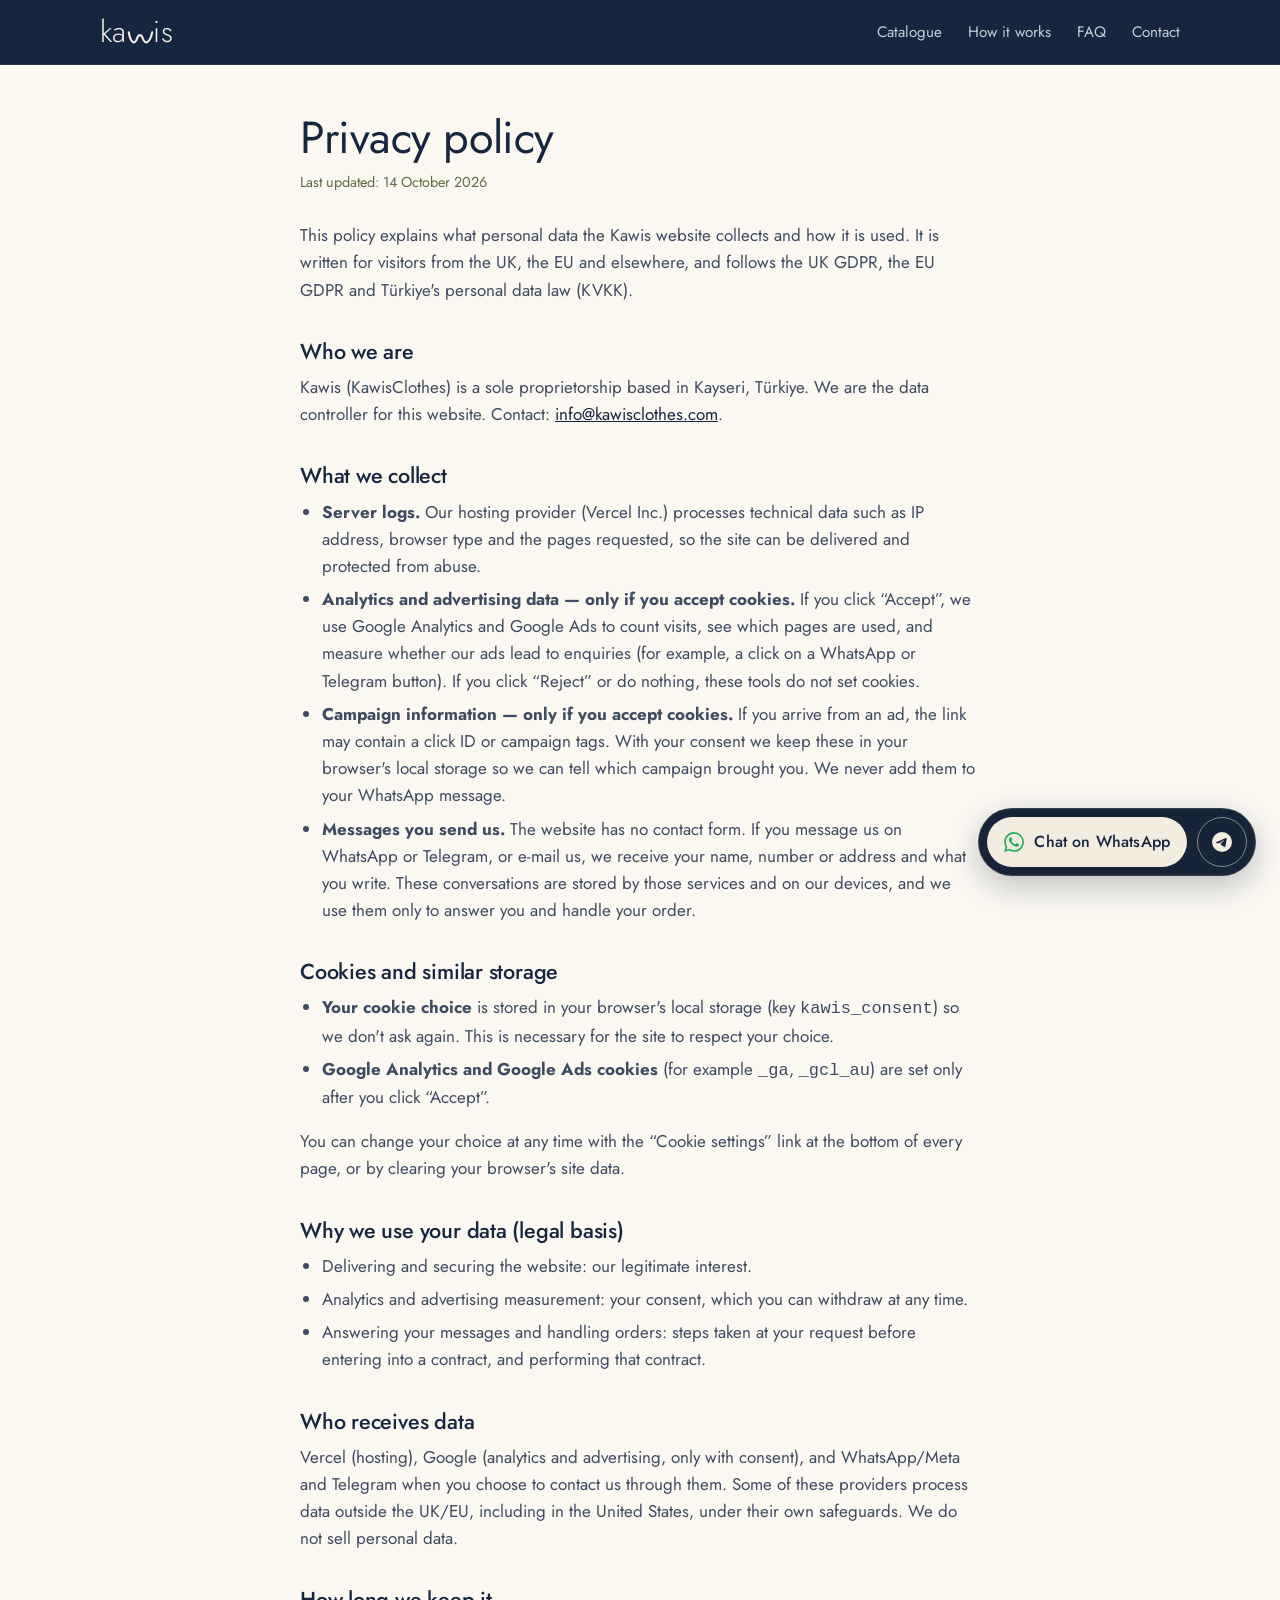
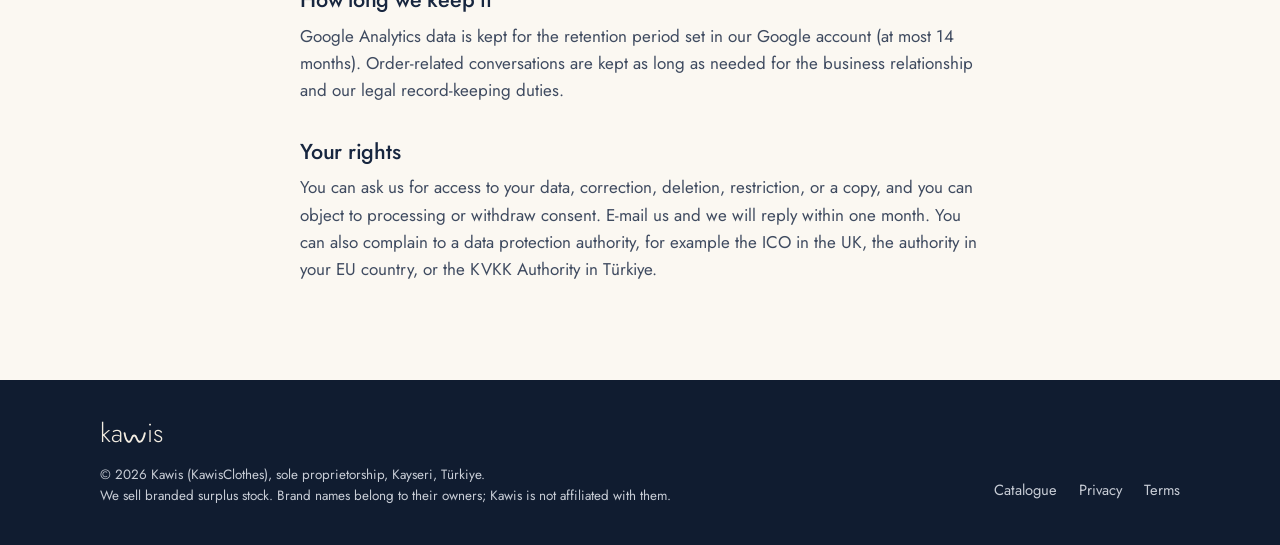
<file: privacy.html>
<!doctype html>
<html lang="en">
<head>
<meta charset="utf-8">
<meta name="viewport" content="width=device-width, initial-scale=1">
<title>Privacy policy — Kawis</title>
<meta name="description" content="How the Kawis website uses personal data and cookies.">
<link rel="canonical" href="https://kawisclothes.com/privacy">
<meta name="theme-color" content="#17263F">
<meta property="og:type" content="website">
<meta property="og:site_name" content="Kawis">
<meta property="og:title" content="Privacy policy — Kawis">
<meta property="og:description" content="Sweatshirts, hoodies, jeans, outerwear and tracksuits for trade buyers. Samples available. Price by quantity.">
<meta property="og:url" content="https://kawisclothes.com/privacy">
<meta property="og:image" content="https://kawisclothes.com/assets/img/og.png">
<meta property="og:image:width" content="1200">
<meta property="og:image:height" content="630">
<meta property="og:image:alt" content="Kawis — international wholesale apparel">
<meta name="twitter:card" content="summary_large_image">
<link rel="icon" href="/assets/img/favicon.svg" type="image/svg+xml">
<link rel="icon" href="/assets/img/favicon-32.png" sizes="32x32" type="image/png">
<link rel="apple-touch-icon" href="/assets/img/apple-touch-icon.png">
<link rel="preload" href="/assets/fonts/jost-latin.woff2" as="font" type="font/woff2" crossorigin>
<link rel="stylesheet" href="/assets/css/style.css">
<script src="/config.js"></script>
<script>document.documentElement.className=(window.KAWIS_CONFIG&&KAWIS_CONFIG.WHATSAPP_NUMBER)?'has-wa':'no-wa';</script>
<script src="/assets/js/main.js" defer></script>
</head>
<body>
<svg width="0" height="0" style="position:absolute" aria-hidden="true">
  <symbol id="i-wa" viewBox="0 0 24 24"><path fill="currentColor" d="M17.472 14.382c-.297-.149-1.758-.867-2.03-.967-.273-.099-.471-.148-.67.15-.197.297-.767.966-.94 1.164-.173.199-.347.223-.644.075-.297-.15-1.255-.463-2.39-1.475-.883-.788-1.48-1.761-1.653-2.059-.173-.297-.018-.458.13-.606.134-.133.298-.347.446-.52.149-.174.198-.298.298-.497.099-.198.05-.371-.025-.52-.075-.149-.669-1.612-.916-2.207-.242-.579-.487-.5-.669-.51-.173-.008-.371-.01-.57-.01-.198 0-.52.074-.792.372-.272.297-1.04 1.016-1.04 2.479 0 1.462 1.065 2.875 1.213 3.074.149.198 2.096 3.2 5.077 4.487.709.306 1.262.489 1.694.625.712.227 1.36.195 1.871.118.571-.085 1.758-.719 2.006-1.413.248-.694.248-1.289.173-1.413-.074-.124-.272-.198-.57-.347m-5.421 7.403h-.004a9.87 9.87 0 0 1-5.031-1.378l-.361-.214-3.741.982.998-3.648-.235-.374a9.86 9.86 0 0 1-1.51-5.26c.001-5.45 4.436-9.884 9.888-9.884 2.64 0 5.122 1.03 6.988 2.898a9.825 9.825 0 0 1 2.893 6.994c-.003 5.45-4.437 9.884-9.885 9.884m8.413-18.297A11.815 11.815 0 0 0 12.05 0C5.495 0 .16 5.335.157 11.892c0 2.096.547 4.142 1.588 5.945L.057 24l6.305-1.654a11.882 11.882 0 0 0 5.683 1.448h.005c6.554 0 11.89-5.335 11.893-11.893a11.821 11.821 0 0 0-3.48-8.413Z"/></symbol>
  <symbol id="i-tg" viewBox="0 0 24 24"><path fill="currentColor" d="M11.944 0A12 12 0 0 0 0 12a12 12 0 0 0 12 12 12 12 0 0 0 12-12A12 12 0 0 0 12 0a12 12 0 0 0-.056 0zm4.962 7.224c.1-.002.321.023.465.14a.506.506 0 0 1 .171.325c.016.093.036.306.02.472-.18 1.898-.962 6.502-1.36 8.627-.168.9-.499 1.201-.82 1.23-.696.065-1.225-.46-1.9-.902-1.056-.693-1.653-1.124-2.678-1.8-1.185-.78-.417-1.21.258-1.91.177-.184 3.247-2.977 3.307-3.23.007-.032.014-.15-.056-.212s-.174-.041-.249-.024c-.106.024-1.793 1.14-5.061 3.345-.48.33-.913.49-1.302.48-.428-.008-1.252-.241-1.865-.44-.752-.245-1.349-.374-1.297-.789.027-.216.325-.437.893-.663 3.498-1.524 5.83-2.529 6.998-3.014 3.332-1.386 4.025-1.627 4.476-1.635z"/></symbol>
  <symbol id="i-wave" viewBox="0 0 92 56"><path d="M 4 5 C 10 42, 25 52, 34 26 C 39 11, 49 11, 54 26 C 63 52, 80 42, 88 5" fill="none" stroke="currentColor" stroke-width="7.8" stroke-linecap="round" stroke-linejoin="round"/></symbol>
</svg>
<a class="skip" href="#main">Skip to content</a>

<header class="site-header">
  <div class="wrap">
    <a class="wordmark" href="/" aria-label="Kawis — home"><span aria-hidden="true">ka</span><svg viewBox="0 0 92 56" aria-hidden="true"><path d="M 4 5 C 10 42, 25 52, 34 26 C 39 11, 49 11, 54 26 C 63 52, 80 42, 88 5"/></svg><span aria-hidden="true">is</span></a>
    <nav class="nav" aria-label="Main">
      <a href="/catalogue">Catalogue</a>
      <a class="nav-mobile-hide" href="/#how-it-works">How it works</a>
      <a class="nav-mobile-hide" href="/#faq">FAQ</a>
      <a href="/#contact">Contact</a>
    </nav>
  </div>
</header>

<main id="main">
<article class="prose">
<h1>Privacy policy</h1>
<p class="updated">Last updated: 14 October 2026</p>
<p>This policy explains what personal data the Kawis website collects and how it is used. It is written for visitors from the UK, the EU and elsewhere, and follows the UK GDPR, the EU GDPR and Türkiye's personal data law (KVKK).</p>

<h2>Who we are</h2>
<p>Kawis (KawisClothes) is a sole proprietorship based in Kayseri, Türkiye. We are the data controller for this website. Contact: <a data-email href="mailto:bugrahangonen0@gmail.com">bugrahangonen0@gmail.com</a>.</p>

<h2>What we collect</h2>
<ul>
<li><strong>Server logs.</strong> Our hosting provider (Vercel Inc.) processes technical data such as IP address, browser type and the pages requested, so the site can be delivered and protected from abuse.</li>
<li><strong>Analytics and advertising data — only if you accept cookies.</strong> If you click “Accept”, we use Google Analytics and Google Ads to count visits, see which pages are used, and measure whether our ads lead to enquiries (for example, a click on a WhatsApp or Telegram button). If you click “Reject” or do nothing, these tools do not set cookies.</li>
<li><strong>Campaign information — only if you accept cookies.</strong> If you arrive from an ad, the link may contain a click ID or campaign tags. With your consent we keep these in your browser's local storage so we can tell which campaign brought you. We never add them to your WhatsApp message.</li>
<li><strong>Messages you send us.</strong> The website has no contact form. If you message us on WhatsApp or Telegram, or e-mail us, we receive your name, number or address and what you write. These conversations are stored by those services and on our devices, and we use them only to answer you and handle your order.</li>
</ul>

<h2 id="cookies">Cookies and similar storage</h2>
<ul>
<li><strong>Your cookie choice</strong> is stored in your browser's local storage (key <code>kawis_consent</code>) so we don't ask again. This is necessary for the site to respect your choice.</li>
<li><strong>Google Analytics and Google Ads cookies</strong> (for example <code>_ga</code>, <code>_gcl_au</code>) are set only after you click “Accept”.</li>
</ul>
<p>You can change your choice at any time with the “Cookie settings” link at the bottom of every page, or by clearing your browser's site data.</p>

<h2>Why we use your data (legal basis)</h2>
<ul>
<li>Delivering and securing the website: our legitimate interest.</li>
<li>Analytics and advertising measurement: your consent, which you can withdraw at any time.</li>
<li>Answering your messages and handling orders: steps taken at your request before entering into a contract, and performing that contract.</li>
</ul>

<h2>Who receives data</h2>
<p>Vercel (hosting), Google (analytics and advertising, only with consent), and WhatsApp/Meta and Telegram when you choose to contact us through them. Some of these providers process data outside the UK/EU, including in the United States, under their own safeguards. We do not sell personal data.</p>

<h2>How long we keep it</h2>
<p>Google Analytics data is kept for the retention period set in our Google account (at most 14 months). Order-related conversations are kept as long as needed for the business relationship and our legal record-keeping duties.</p>

<h2>Your rights</h2>
<p>You can ask us for access to your data, correction, deletion, restriction, or a copy, and you can object to processing or withdraw consent. E-mail us and we will reply within one month. You can also complain to a data protection authority, for example the ICO in the UK, the authority in your EU country, or the KVKK Authority in Türkiye.</p>
</article>
</main>

<!-- 10. FOOTER -->
<footer class="site-footer">
  <div class="wrap">
    <div>
      <a class="wordmark" href="/" aria-label="Kawis — home"><span aria-hidden="true">ka</span><svg viewBox="0 0 92 56" aria-hidden="true"><path d="M 4 5 C 10 42, 25 52, 34 26 C 39 11, 49 11, 54 26 C 63 52, 80 42, 88 5"/></svg><span aria-hidden="true">is</span></a>
      <p class="legal" style="margin-top:14px">© 2026 Kawis (KawisClothes), sole proprietorship, Kayseri, Türkiye.<br>We sell branded surplus stock. Brand names belong to their owners; Kawis is not affiliated with them.</p>
    </div>
    <nav class="footer-links" aria-label="Footer">
      <a href="/catalogue">Catalogue</a>
      <a href="/privacy">Privacy</a>
      <a href="/terms">Terms</a>
      <button type="button" data-consent-open hidden>Cookie settings</button>
    </nav>
  </div>
</footer>

<div class="sticky-bar" role="complementary" aria-label="Quick contact">
  <a class="btn btn-light" data-wa data-wa-context="home" data-track="whatsapp" data-track-location="sticky" href="/#contact" target="_blank" rel="noopener"><svg class="wa-dot" aria-hidden="true"><use href="#i-wa"/></svg>Chat on WhatsApp</a>
  <a class="btn btn-outline-light btn-icon" data-wa data-tg data-track="telegram" data-track-location="sticky" href="https://t.me/+Jx1l1Yuqr8k2YzU0" target="_blank" rel="noopener" aria-label="Telegram catalogue"><svg aria-hidden="true"><use href="#i-tg"/></svg></a>
  <a class="btn btn-light" data-wa-fallback data-tg data-track="telegram" data-track-location="sticky" href="https://t.me/+Jx1l1Yuqr8k2YzU0" target="_blank" rel="noopener"><svg aria-hidden="true"><use href="#i-tg"/></svg>Telegram catalogue</a>
</div>

<div class="consent" role="dialog" aria-live="polite" aria-labelledby="consent-title" hidden>
  <p id="consent-title"><strong style="color:var(--ink);font-weight:500">Cookies.</strong> We'd like to use Google Analytics and Google Ads cookies to measure visits and ads. Nothing is set unless you accept. <a href="/privacy#cookies">Details</a></p>
  <div class="btn-row">
    <button type="button" class="btn btn-outline" data-consent="reject">Reject</button>
    <button type="button" class="btn btn-dark" data-consent="accept">Accept</button>
  </div>
</div>
</body>
</html>
</file>
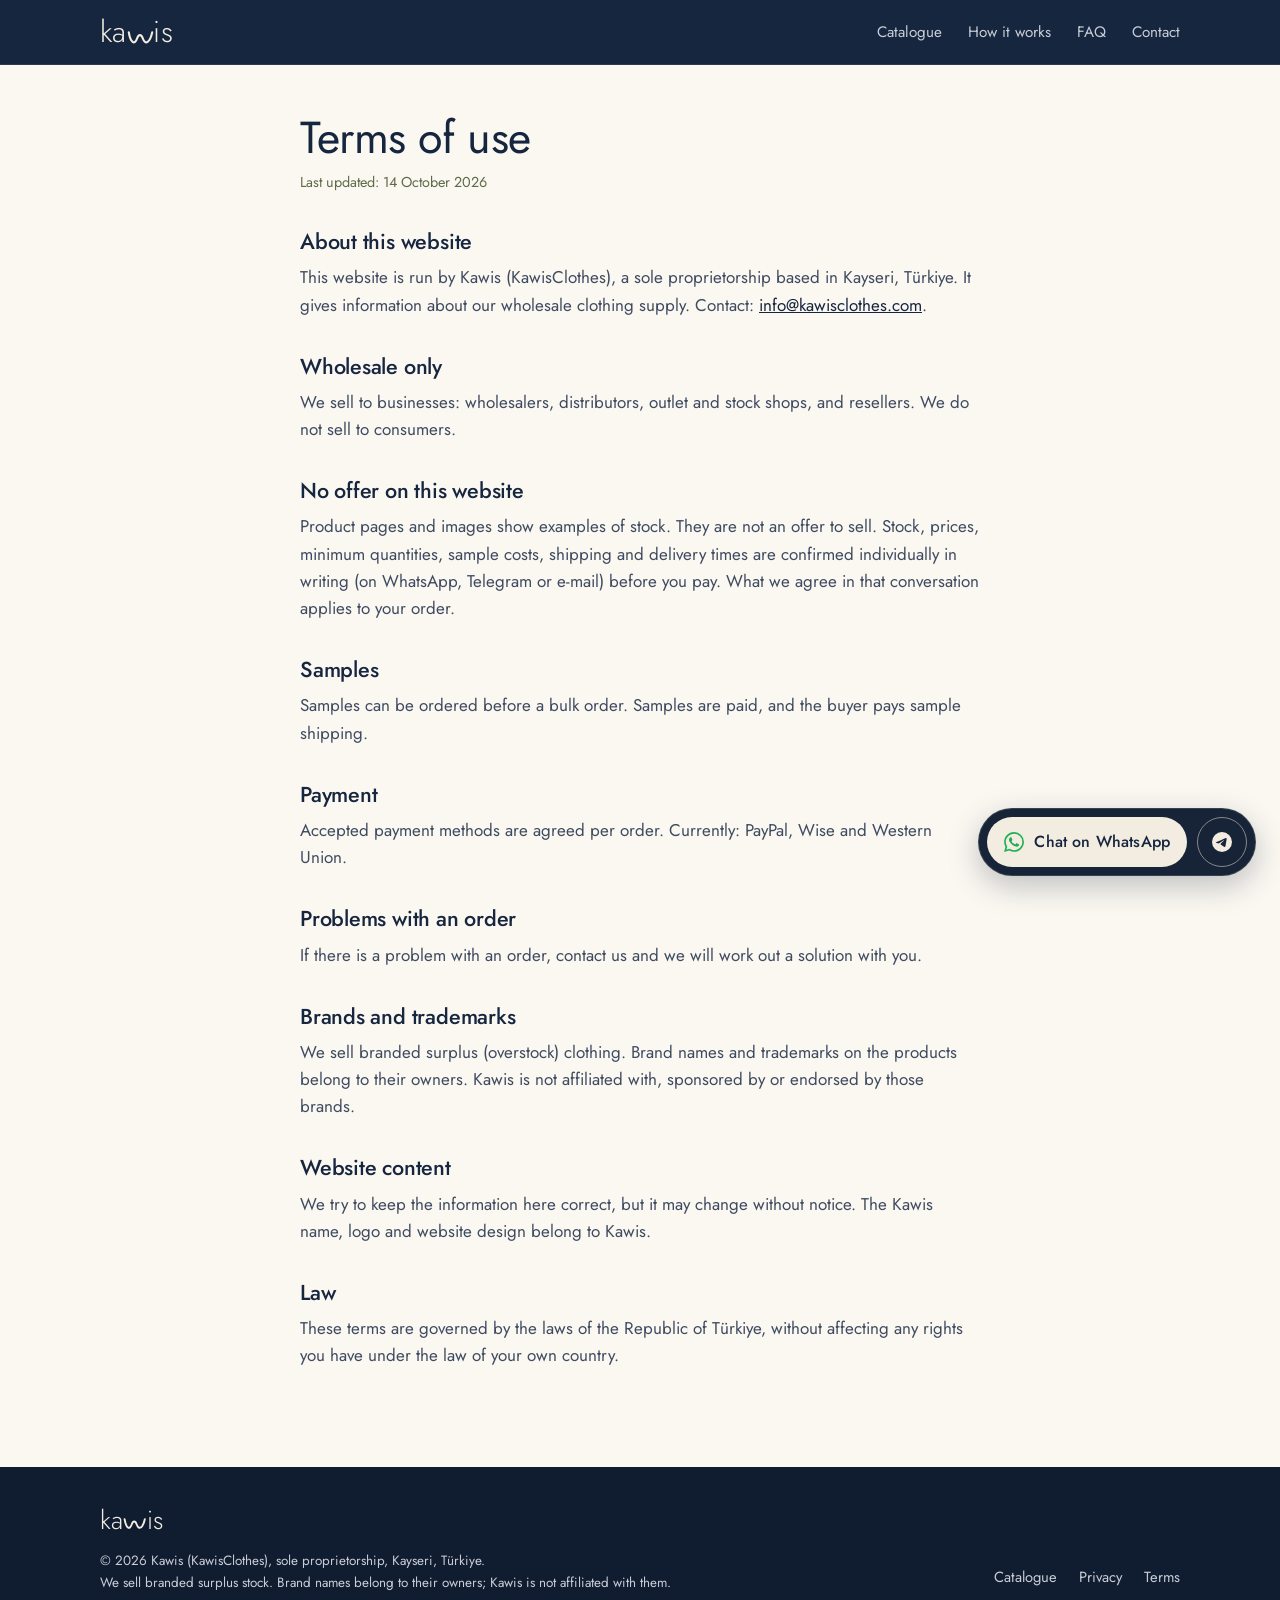
<file: terms.html>
<!doctype html>
<html lang="en">
<head>
<meta charset="utf-8">
<meta name="viewport" content="width=device-width, initial-scale=1">
<title>Terms of use — Kawis</title>
<meta name="description" content="Terms of use for the Kawis wholesale clothing website.">
<link rel="canonical" href="https://kawisclothes.com/terms">
<meta name="theme-color" content="#17263F">
<meta property="og:type" content="website">
<meta property="og:site_name" content="Kawis">
<meta property="og:title" content="Terms of use — Kawis">
<meta property="og:description" content="Sweatshirts, hoodies, jeans, outerwear and tracksuits for trade buyers. Samples available. Price by quantity.">
<meta property="og:url" content="https://kawisclothes.com/terms">
<meta property="og:image" content="https://kawisclothes.com/assets/img/og.png">
<meta property="og:image:width" content="1200">
<meta property="og:image:height" content="630">
<meta property="og:image:alt" content="Kawis — international wholesale apparel">
<meta name="twitter:card" content="summary_large_image">
<link rel="icon" href="/assets/img/favicon.svg" type="image/svg+xml">
<link rel="icon" href="/assets/img/favicon-32.png" sizes="32x32" type="image/png">
<link rel="apple-touch-icon" href="/assets/img/apple-touch-icon.png">
<link rel="preload" href="/assets/fonts/jost-latin.woff2" as="font" type="font/woff2" crossorigin>
<link rel="stylesheet" href="/assets/css/style.css">
<script src="/config.js"></script>
<script>document.documentElement.className=(window.KAWIS_CONFIG&&KAWIS_CONFIG.WHATSAPP_NUMBER)?'has-wa':'no-wa';</script>
<script src="/assets/js/main.js" defer></script>
</head>
<body>
<svg width="0" height="0" style="position:absolute" aria-hidden="true">
  <symbol id="i-wa" viewBox="0 0 24 24"><path fill="currentColor" d="M17.472 14.382c-.297-.149-1.758-.867-2.03-.967-.273-.099-.471-.148-.67.15-.197.297-.767.966-.94 1.164-.173.199-.347.223-.644.075-.297-.15-1.255-.463-2.39-1.475-.883-.788-1.48-1.761-1.653-2.059-.173-.297-.018-.458.13-.606.134-.133.298-.347.446-.52.149-.174.198-.298.298-.497.099-.198.05-.371-.025-.52-.075-.149-.669-1.612-.916-2.207-.242-.579-.487-.5-.669-.51-.173-.008-.371-.01-.57-.01-.198 0-.52.074-.792.372-.272.297-1.04 1.016-1.04 2.479 0 1.462 1.065 2.875 1.213 3.074.149.198 2.096 3.2 5.077 4.487.709.306 1.262.489 1.694.625.712.227 1.36.195 1.871.118.571-.085 1.758-.719 2.006-1.413.248-.694.248-1.289.173-1.413-.074-.124-.272-.198-.57-.347m-5.421 7.403h-.004a9.87 9.87 0 0 1-5.031-1.378l-.361-.214-3.741.982.998-3.648-.235-.374a9.86 9.86 0 0 1-1.51-5.26c.001-5.45 4.436-9.884 9.888-9.884 2.64 0 5.122 1.03 6.988 2.898a9.825 9.825 0 0 1 2.893 6.994c-.003 5.45-4.437 9.884-9.885 9.884m8.413-18.297A11.815 11.815 0 0 0 12.05 0C5.495 0 .16 5.335.157 11.892c0 2.096.547 4.142 1.588 5.945L.057 24l6.305-1.654a11.882 11.882 0 0 0 5.683 1.448h.005c6.554 0 11.89-5.335 11.893-11.893a11.821 11.821 0 0 0-3.48-8.413Z"/></symbol>
  <symbol id="i-tg" viewBox="0 0 24 24"><path fill="currentColor" d="M11.944 0A12 12 0 0 0 0 12a12 12 0 0 0 12 12 12 12 0 0 0 12-12A12 12 0 0 0 12 0a12 12 0 0 0-.056 0zm4.962 7.224c.1-.002.321.023.465.14a.506.506 0 0 1 .171.325c.016.093.036.306.02.472-.18 1.898-.962 6.502-1.36 8.627-.168.9-.499 1.201-.82 1.23-.696.065-1.225-.46-1.9-.902-1.056-.693-1.653-1.124-2.678-1.8-1.185-.78-.417-1.21.258-1.91.177-.184 3.247-2.977 3.307-3.23.007-.032.014-.15-.056-.212s-.174-.041-.249-.024c-.106.024-1.793 1.14-5.061 3.345-.48.33-.913.49-1.302.48-.428-.008-1.252-.241-1.865-.44-.752-.245-1.349-.374-1.297-.789.027-.216.325-.437.893-.663 3.498-1.524 5.83-2.529 6.998-3.014 3.332-1.386 4.025-1.627 4.476-1.635z"/></symbol>
  <symbol id="i-wave" viewBox="0 0 92 56"><path d="M 4 5 C 10 42, 25 52, 34 26 C 39 11, 49 11, 54 26 C 63 52, 80 42, 88 5" fill="none" stroke="currentColor" stroke-width="7.8" stroke-linecap="round" stroke-linejoin="round"/></symbol>
</svg>
<a class="skip" href="#main">Skip to content</a>

<header class="site-header">
  <div class="wrap">
    <a class="wordmark" href="/" aria-label="Kawis — home"><span aria-hidden="true">ka</span><svg viewBox="0 0 92 56" aria-hidden="true"><path d="M 4 5 C 10 42, 25 52, 34 26 C 39 11, 49 11, 54 26 C 63 52, 80 42, 88 5"/></svg><span aria-hidden="true">is</span></a>
    <nav class="nav" aria-label="Main">
      <a href="/catalogue">Catalogue</a>
      <a class="nav-mobile-hide" href="/#how-it-works">How it works</a>
      <a class="nav-mobile-hide" href="/#faq">FAQ</a>
      <a href="/#contact">Contact</a>
    </nav>
  </div>
</header>

<main id="main">
<article class="prose">
<h1>Terms of use</h1>
<p class="updated">Last updated: 14 October 2026</p>

<h2>About this website</h2>
<p>This website is run by Kawis (KawisClothes), a sole proprietorship based in Kayseri, Türkiye. It gives information about our wholesale clothing supply. Contact: <a data-email href="mailto:bugrahangonen0@gmail.com">bugrahangonen0@gmail.com</a>.</p>

<h2>Wholesale only</h2>
<p>We sell to businesses: wholesalers, distributors, outlet and stock shops, and resellers. We do not sell to consumers.</p>

<h2>No offer on this website</h2>
<p>Product pages and images show examples of stock. They are not an offer to sell. Stock, prices, minimum quantities, sample costs, shipping and delivery times are confirmed individually in writing (on WhatsApp, Telegram or e-mail) before you pay. What we agree in that conversation applies to your order.</p>

<h2>Samples</h2>
<p>Samples can be ordered before a bulk order. Samples are paid, and the buyer pays sample shipping.</p>

<h2>Payment</h2>
<p>Accepted payment methods are agreed per order. Currently: PayPal, Wise and Western Union.</p>

<h2>Problems with an order</h2>
<p>If there is a problem with an order, contact us and we will work out a solution with you.</p>

<h2>Brands and trademarks</h2>
<p>We sell branded surplus (overstock) clothing. Brand names and trademarks on the products belong to their owners. Kawis is not affiliated with, sponsored by or endorsed by those brands.</p>

<h2>Website content</h2>
<p>We try to keep the information here correct, but it may change without notice. The Kawis name, logo and website design belong to Kawis.</p>

<h2>Law</h2>
<p>These terms are governed by the laws of the Republic of Türkiye, without affecting any rights you have under the law of your own country.</p>
</article>
</main>

<!-- 10. FOOTER -->
<footer class="site-footer">
  <div class="wrap">
    <div>
      <a class="wordmark" href="/" aria-label="Kawis — home"><span aria-hidden="true">ka</span><svg viewBox="0 0 92 56" aria-hidden="true"><path d="M 4 5 C 10 42, 25 52, 34 26 C 39 11, 49 11, 54 26 C 63 52, 80 42, 88 5"/></svg><span aria-hidden="true">is</span></a>
      <p class="legal" style="margin-top:14px">© 2026 Kawis (KawisClothes), sole proprietorship, Kayseri, Türkiye.<br>We sell branded surplus stock. Brand names belong to their owners; Kawis is not affiliated with them.</p>
    </div>
    <nav class="footer-links" aria-label="Footer">
      <a href="/catalogue">Catalogue</a>
      <a href="/privacy">Privacy</a>
      <a href="/terms">Terms</a>
      <button type="button" data-consent-open hidden>Cookie settings</button>
    </nav>
  </div>
</footer>

<div class="sticky-bar" role="complementary" aria-label="Quick contact">
  <a class="btn btn-light" data-wa data-wa-context="home" data-track="whatsapp" data-track-location="sticky" href="/#contact" target="_blank" rel="noopener"><svg class="wa-dot" aria-hidden="true"><use href="#i-wa"/></svg>Chat on WhatsApp</a>
  <a class="btn btn-outline-light btn-icon" data-wa data-tg data-track="telegram" data-track-location="sticky" href="https://t.me/+Jx1l1Yuqr8k2YzU0" target="_blank" rel="noopener" aria-label="Telegram catalogue"><svg aria-hidden="true"><use href="#i-tg"/></svg></a>
  <a class="btn btn-light" data-wa-fallback data-tg data-track="telegram" data-track-location="sticky" href="https://t.me/+Jx1l1Yuqr8k2YzU0" target="_blank" rel="noopener"><svg aria-hidden="true"><use href="#i-tg"/></svg>Telegram catalogue</a>
</div>

<div class="consent" role="dialog" aria-live="polite" aria-labelledby="consent-title" hidden>
  <p id="consent-title"><strong style="color:var(--ink);font-weight:500">Cookies.</strong> We'd like to use Google Analytics and Google Ads cookies to measure visits and ads. Nothing is set unless you accept. <a href="/privacy#cookies">Details</a></p>
  <div class="btn-row">
    <button type="button" class="btn btn-outline" data-consent="reject">Reject</button>
    <button type="button" class="btn btn-dark" data-consent="accept">Accept</button>
  </div>
</div>
</body>
</html>
</file>
<file: assets/css/style.css>
/* Kawis — main stylesheet. Colours and fonts are set once in :root. */

@font-face {
  font-family: "Jost";
  src: url("../fonts/jost-latin.woff2") format("woff2");
  font-weight: 100 900;
  font-style: normal;
  font-display: swap;
}

:root {
  --navy: #17263F;
  --navy-2: #22344F;
  --cream: #FBF8F2;
  --sand: #F2ECE1;
  --olive: #5F6B47;
  --olive-light: #C9CFB6;
  --ink: #17263F;
  --ink-soft: #3F4B60;
  --line: rgba(23, 38, 63, 0.14);
  --on-dark: #F2ECE1;
  --on-dark-soft: #C8CDD6;
  --radius: 14px;
  --gutter: 20px;
  --max: 1120px;
  --font: "Jost", "Helvetica Neue", Helvetica, Arial, sans-serif;
  --sticky-h: 0px;
}

*, *::before, *::after { box-sizing: border-box; }
html { -webkit-text-size-adjust: 100%; scroll-behavior: smooth; scroll-padding-top: 76px; }
body {
  margin: 0;
  background: var(--cream);
  color: var(--ink);
  font-family: var(--font);
  font-size: 1.0625rem;
  line-height: 1.6;
  font-weight: 400;
  padding-bottom: var(--sticky-h);
  overflow-x: hidden;
}
img, svg { display: block; max-width: 100%; }
img { height: auto; }
a { color: inherit; }
p { margin: 0 0 1em; }
h1, h2, h3 { margin: 0; font-weight: 400; line-height: 1.12; letter-spacing: -0.01em; text-wrap: balance; }
h1 { font-size: clamp(2.15rem, 7.4vw, 3.9rem); font-weight: 400; }
h2 { font-size: clamp(1.75rem, 4.6vw, 2.6rem); }
h3 { font-size: 1.2rem; font-weight: 500; letter-spacing: 0; }
ul { margin: 0; padding: 0; list-style: none; }

.wrap { width: 100%; max-width: var(--max); margin: 0 auto; padding: 0 var(--gutter); }
.skip { position: absolute; left: -999px; top: 8px; background: var(--cream); color: var(--navy); padding: 10px 14px; border-radius: 8px; z-index: 100; }
.skip:focus { left: 8px; }
:focus-visible { outline: 3px solid #7FA3D9; outline-offset: 3px; border-radius: 4px; }
.sr-only { position: absolute; width: 1px; height: 1px; overflow: hidden; clip: rect(0 0 0 0); white-space: nowrap; }

.eyebrow {
  display: inline-block;
  font-size: 0.78rem; font-weight: 500;
  letter-spacing: 0.22em; text-transform: uppercase;
  color: var(--olive);
  margin-bottom: 14px;
}
.lead { font-size: 1.15rem; color: var(--ink-soft); max-width: 40ch; }

/* ---------- Wordmark (from the Kawis logo system) ---------- */
.wordmark {
  display: inline-flex; align-items: flex-end;
  font-family: var(--font); font-weight: 300; line-height: 1;
  letter-spacing: 0.015em; color: inherit; text-decoration: none;
  font-size: 30px;
}
.wordmark svg { width: 0.9em; height: 0.52em; margin: 0 -0.012em 0.03em; overflow: visible; }
.wordmark path { fill: none; stroke: currentColor; stroke-width: 7.8; stroke-linecap: round; stroke-linejoin: round; }

/* ---------- Header ---------- */
.site-header { position: sticky; top: 0; z-index: 40; background: var(--navy); color: var(--on-dark); border-bottom: 1px solid rgba(242,236,225,0.1); }
.site-header .wrap { display: flex; align-items: center; justify-content: space-between; height: 64px; gap: 16px; }
.nav { display: flex; gap: 26px; align-items: center; }
.nav a { text-decoration: none; font-size: 0.95rem; color: var(--on-dark-soft); padding: 8px 0; }
.nav a:hover, .nav a[aria-current="page"] { color: var(--on-dark); }
.nav .nav-mobile-hide { display: none; }
@media (min-width: 820px) { .nav .nav-mobile-hide { display: inline; } }

/* ---------- Buttons ---------- */
.btn {
  display: inline-flex; align-items: center; justify-content: center; gap: 10px;
  min-height: 52px; padding: 0 24px;
  border-radius: 999px; border: 1.5px solid transparent;
  font: 500 1rem/1 var(--font); letter-spacing: 0.01em;
  text-decoration: none; cursor: pointer; white-space: nowrap;
  transition: background-color .18s ease, color .18s ease, border-color .18s ease, transform .18s ease;
}
.btn svg { width: 20px; height: 20px; flex: none; }
.btn:active { transform: translateY(1px); }
.btn-light { background: var(--on-dark); color: var(--navy); }
.btn-light:hover { background: #fff; }
.btn-outline-light { border-color: rgba(242,236,225,0.5); color: var(--on-dark); }
.btn-outline-light:hover { border-color: var(--on-dark); background: rgba(242,236,225,0.08); }
.btn-dark { background: var(--navy); color: var(--on-dark); }
.btn-dark:hover { background: var(--navy-2); }
.btn-outline { border-color: rgba(23,38,63,0.35); color: var(--navy); }
.btn-outline:hover { border-color: var(--navy); background: rgba(23,38,63,0.04); }
.btn-row { display: flex; flex-wrap: wrap; gap: 12px; }
.btn-row .btn { flex: 1 1 220px; }
@media (min-width: 640px) { .btn-row .btn { flex: 0 0 auto; } }
.wa-dot { color: #25D366; }
.btn-light .wa-dot, .btn-dark .wa-dot { color: #1FAF54; }
.btn-dark .wa-dot { color: #4BDC7E; }

/* hidden helpers driven by config.js */
.no-wa [data-wa] { display: none !important; }
.has-wa [data-wa-fallback] { display: none !important; }

/* ---------- Hero ---------- */
.hero { position: relative; background: var(--navy); color: var(--on-dark); overflow: hidden; }
.hero .wrap { position: relative; padding-top: 44px; padding-bottom: 56px; }
.hero .eyebrow { color: var(--olive-light); }
.hero h1 { max-width: 15ch; }
.hero .lead { color: var(--on-dark-soft); margin: 18px 0 28px; }
.hero-qualifier { font-size: 0.95rem; color: var(--on-dark-soft); margin: 18px 0 0; }
.hero-qualifier strong { color: var(--on-dark); font-weight: 500; }
.trust { display: grid; gap: 14px; margin-top: 34px; padding-top: 26px; border-top: 1px solid rgba(242,236,225,0.14); }
.trust li { display: flex; gap: 12px; align-items: flex-start; font-size: 1rem; color: var(--on-dark); }
.trust svg { width: 22px; height: 22px; flex: none; margin-top: 2px; color: var(--olive-light); }
.trust span small { display: block; color: var(--on-dark-soft); font-size: 0.9rem; }
.hero-wave { position: absolute; right: -60px; bottom: -40px; width: 520px; color: rgba(242,236,225,0.06); pointer-events: none; }
.hero-wave path { fill: none; stroke: currentColor; stroke-width: 7; stroke-linecap: round; }
@media (min-width: 760px) {
  .hero .wrap { padding-top: 88px; padding-bottom: 96px; }
  .trust { grid-template-columns: repeat(3, 1fr); gap: 24px; }
  .hero-wave { width: 760px; right: -80px; bottom: -60px; }
}

/* ---------- Sections ---------- */
.section { padding: 72px 0; }
.section.alt { background: var(--sand); }
.section-head { margin-bottom: 36px; max-width: 640px; }
.section-head p { color: var(--ink-soft); margin-top: 14px; }
@media (min-width: 760px) { .section { padding: 104px 0; } }

/* Categories */
.cats { display: grid; grid-template-columns: repeat(2, 1fr); gap: 12px; }
.cat {
  position: relative; display: flex; flex-direction: column;
  background: var(--cream); border: 1px solid var(--line); border-radius: var(--radius);
  overflow: hidden; text-decoration: none; color: var(--ink);
  transition: border-color .2s ease, transform .2s ease;
}
.cat:hover { border-color: rgba(23,38,63,0.4); }
.cat img { aspect-ratio: 4 / 5; width: 100%; object-fit: cover; background: var(--sand); }
.cat-body { padding: 14px 14px 16px; }
.cat-body h3 { font-size: 1.05rem; }
.cat-body p { margin: 4px 0 0; font-size: 0.9rem; color: var(--ink-soft); line-height: 1.4; }
.cat-all { justify-content: center; align-items: flex-start; padding: 22px; background: var(--navy); color: var(--on-dark); border-color: var(--navy); }
.cat-all h3 { font-size: 1.15rem; }
.cat-all p { color: var(--on-dark-soft); font-size: 0.92rem; margin: 6px 0 16px; line-height: 1.45; }
.cat-all .arrow { font-size: 0.95rem; font-weight: 500; border-bottom: 1px solid currentColor; padding-bottom: 2px; }
@media (min-width: 760px) { .cats { grid-template-columns: repeat(3, 1fr); gap: 18px; } .cat-body { padding: 18px 20px 20px; } }

/* Steps */
.steps { display: grid; gap: 14px; counter-reset: step; }
.step { background: var(--cream); border: 1px solid var(--line); border-radius: var(--radius); padding: 22px 22px 20px; }
.step-num { display: inline-flex; align-items: center; justify-content: center; width: 36px; height: 36px; border-radius: 50%; background: var(--navy); color: var(--on-dark); font-weight: 500; font-size: 0.95rem; margin-bottom: 14px; }
.step p { margin: 6px 0 0; color: var(--ink-soft); font-size: 0.98rem; }
@media (min-width: 760px) { .steps { grid-template-columns: repeat(4, 1fr); gap: 18px; } }
.steps-cta { margin-top: 28px; }

/* Pricing tiers */
.tiers-grid { display: grid; gap: 40px; align-items: center; }
@media (min-width: 860px) { .tiers-grid { grid-template-columns: 1fr 1.05fr; gap: 64px; } }
.tiers { background: var(--cream); border: 1px solid var(--line); border-radius: var(--radius); padding: 24px; }
.tier { display: grid; grid-template-columns: 1fr auto; gap: 6px 16px; align-items: center; padding: 16px 0; border-bottom: 1px solid var(--line); }
.tier:last-of-type { border-bottom: 0; }
.tier-name { font-weight: 500; }
.tier-note { grid-column: 1 / -1; font-size: 0.9rem; color: var(--ink-soft); }
.tier-bar { grid-column: 1 / -1; height: 8px; border-radius: 99px; background: var(--sand); overflow: hidden; }
.tier-bar span { display: block; height: 100%; border-radius: 99px; background: var(--olive); }
.tier-tag { font-size: 0.8rem; letter-spacing: 0.12em; text-transform: uppercase; color: var(--olive); font-weight: 500; }
.tiers-foot { font-size: 0.88rem; color: var(--ink-soft); margin: 14px 0 0; }

/* Gallery */
.gallery { display: grid; grid-template-columns: repeat(2, 1fr); gap: 12px; }
@media (min-width: 760px) { .gallery { grid-template-columns: repeat(4, 1fr); gap: 18px; } }
.item { position: relative; background: var(--cream); border: 1px solid var(--line); border-radius: var(--radius); overflow: hidden; display: flex; flex-direction: column; }
.item img { aspect-ratio: 4 / 5; width: 100%; object-fit: cover; background: var(--sand); }
.item-body { padding: 12px 14px 14px; display: flex; flex-direction: column; gap: 8px; flex: 1; }
.item-name { font-weight: 500; font-size: 0.98rem; line-height: 1.3; }
.item-cat { font-size: 0.8rem; letter-spacing: 0.12em; text-transform: uppercase; color: var(--olive); }
.item-ask { margin-top: auto; font-size: 0.92rem; font-weight: 500; color: var(--navy); text-decoration: none; border-bottom: 1px solid rgba(23,38,63,0.3); align-self: flex-start; padding: 6px 0 2px; }
.item-ask:hover { border-color: var(--navy); }
.badge { position: absolute; top: 10px; left: 10px; background: rgba(23,38,63,0.88); color: var(--on-dark); font-size: 0.72rem; letter-spacing: 0.1em; text-transform: uppercase; padding: 4px 9px; border-radius: 99px; }
.gallery-foot { margin-top: 28px; display: flex; flex-wrap: wrap; gap: 12px; align-items: center; }

/* Two-column info blocks */
.split { display: grid; gap: 18px; }
@media (min-width: 760px) { .split { grid-template-columns: 1fr 1fr; gap: 24px; } }
.card { background: var(--cream); border: 1px solid var(--line); border-radius: var(--radius); padding: 26px; }
.section.alt .card { background: var(--cream); }
.card h3 { margin-bottom: 12px; }
.card ul.ticks li { position: relative; padding-left: 28px; margin: 10px 0; color: var(--ink-soft); }
.card ul.ticks li::before { content: ""; position: absolute; left: 2px; top: 0.55em; width: 14px; height: 8px; border-left: 2px solid var(--olive); border-bottom: 2px solid var(--olive); transform: rotate(-45deg); }
.card ul.ticks strong { color: var(--ink); font-weight: 500; }
.pay { display: flex; flex-wrap: wrap; gap: 8px; margin-top: 6px; }
.pay li { border: 1px solid var(--line); border-radius: 99px; padding: 6px 14px; font-size: 0.92rem; font-weight: 500; background: var(--sand); }

/* FAQ */
.faq { border-top: 1px solid var(--line); max-width: 820px; }
.faq details { border-bottom: 1px solid var(--line); }
.faq summary { list-style: none; cursor: pointer; padding: 20px 40px 20px 0; position: relative; font-size: 1.08rem; font-weight: 500; }
.faq summary::-webkit-details-marker { display: none; }
.faq summary::after { content: ""; position: absolute; right: 8px; top: 50%; width: 10px; height: 10px; border-right: 2px solid var(--navy); border-bottom: 2px solid var(--navy); transform: translateY(-70%) rotate(45deg); transition: transform .2s ease; }
.faq details[open] summary::after { transform: translateY(-30%) rotate(-135deg); }
.faq .answer { padding: 0 0 22px; color: var(--ink-soft); max-width: 68ch; }
.faq .answer p:last-child { margin: 0; }

/* Contact */
.contact { background: var(--navy); color: var(--on-dark); }
.contact .eyebrow { color: var(--olive-light); }
.contact h2 { max-width: 18ch; }
.contact .lead { color: var(--on-dark-soft); margin: 16px 0 28px; }
.contact-grid { display: grid; gap: 40px; }
@media (min-width: 860px) { .contact-grid { grid-template-columns: 1.2fr 1fr; gap: 64px; } }
.contact-list li { padding: 16px 0; border-bottom: 1px solid rgba(242,236,225,0.14); }
.contact-list li:first-child { border-top: 1px solid rgba(242,236,225,0.14); }
.contact-list .k { display: block; font-size: 0.78rem; letter-spacing: 0.18em; text-transform: uppercase; color: var(--olive-light); margin-bottom: 4px; }
.contact-list a { color: var(--on-dark); text-decoration: none; border-bottom: 1px solid rgba(242,236,225,0.35); word-break: break-word; }
.contact-list a:hover { border-color: var(--on-dark); }

/* Footer */
.site-footer { background: #101C30; color: var(--on-dark-soft); font-size: 0.92rem; padding: 40px 0; }
.site-footer .wrap { display: grid; gap: 22px; }
.site-footer .wordmark { color: var(--on-dark); font-size: 26px; }
.footer-links { display: flex; flex-wrap: wrap; gap: 8px 22px; }
.footer-links a, .footer-links button { color: var(--on-dark-soft); text-decoration: none; background: none; border: 0; font: inherit; padding: 4px 0; cursor: pointer; }
.footer-links a:hover, .footer-links button:hover { color: var(--on-dark); text-decoration: underline; }
.legal { font-size: 0.84rem; line-height: 1.6; margin: 0; }
@media (min-width: 760px) { .site-footer .wrap { grid-template-columns: 1fr auto; align-items: end; } }

/* ---------- Sticky contact bar (mobile) ---------- */
.sticky-bar {
  position: fixed; left: 0; right: 0; bottom: 0; z-index: 50;
  display: flex; gap: 10px; padding: 10px 14px calc(10px + env(safe-area-inset-bottom));
  background: rgba(16, 28, 48, 0.97); border-top: 1px solid rgba(242,236,225,0.12);
}
.sticky-bar .btn { flex: 1; min-height: 50px; padding: 0 16px; }
.sticky-bar .btn-icon { flex: 0 0 50px; padding: 0; }
@media (min-width: 820px) {
  .sticky-bar { left: auto; right: 24px; bottom: 24px; border-radius: 999px; padding: 8px; border: 1px solid rgba(242,236,225,0.14); box-shadow: 0 10px 30px rgba(16,28,48,0.25); }
  .sticky-bar .btn { flex: 0 0 auto; }
}

/* ---------- Cookie banner ---------- */
.consent {
  position: fixed; left: 12px; right: 12px; z-index: 60;
  bottom: calc(var(--sticky-h) + 12px);
  max-width: 460px; margin: 0 auto;
  background: var(--cream); color: var(--ink);
  border: 1px solid var(--line); border-radius: var(--radius);
  box-shadow: 0 12px 40px rgba(16,28,48,0.22);
  padding: 16px 18px; font-size: 0.92rem; line-height: 1.5;
}
.consent[hidden] { display: none; }
.consent p { margin: 0 0 12px; color: var(--ink-soft); }
.consent a { color: var(--navy); }
.consent .btn-row { gap: 8px; }
.consent .btn { min-height: 44px; flex: 1 1 0; padding: 0 16px; font-size: 0.95rem; }
@media (min-width: 820px) { .consent { left: 24px; right: auto; bottom: 24px; margin: 0; } }

/* ---------- Catalogue page ---------- */
.page-hero { background: var(--navy); color: var(--on-dark); padding: 44px 0 40px; }
.page-hero .eyebrow { color: var(--olive-light); }
.page-hero .lead { color: var(--on-dark-soft); margin: 14px 0 24px; }
.filters { display: flex; gap: 8px; overflow-x: auto; padding: 4px 2px 12px; margin: 0 calc(var(--gutter) * -1); padding-left: var(--gutter); padding-right: var(--gutter); scrollbar-width: none; }
.filters::-webkit-scrollbar { display: none; }
.filter { flex: none; min-height: 44px; padding: 0 18px; border-radius: 99px; border: 1px solid rgba(23,38,63,0.25); background: var(--cream); color: var(--navy); font: 500 0.95rem var(--font); cursor: pointer; }
.filter[aria-pressed="true"] { background: var(--navy); color: var(--on-dark); border-color: var(--navy); }
.catalogue-note { background: var(--sand); border-radius: var(--radius); padding: 18px 20px; margin: 8px 0 28px; color: var(--ink-soft); font-size: 0.95rem; }
.catalogue-note a { color: var(--navy); font-weight: 500; }
.empty { color: var(--ink-soft); }

/* ---------- Legal pages ---------- */
.prose { max-width: 720px; padding: 48px var(--gutter) 80px; margin: 0 auto; }
.prose h1 { font-size: clamp(2rem, 6vw, 2.8rem); margin-bottom: 8px; }
.prose h2 { font-size: 1.35rem; font-weight: 500; margin: 36px 0 10px; }
.prose p, .prose li { color: var(--ink-soft); }
.prose ul { list-style: disc; padding-left: 22px; margin: 0 0 1em; }
.prose li { margin: 6px 0; }
.prose a { color: var(--navy); }
.prose .updated { font-size: 0.9rem; color: var(--olive); margin-bottom: 28px; }

@media (prefers-reduced-motion: reduce) {
  html { scroll-behavior: auto; }
  *, *::before, *::after { transition: none !important; animation: none !important; }
}

/* Space for the mobile sticky bar so it never covers content */
@media (max-width: 819px) { :root { --sticky-h: calc(71px + env(safe-area-inset-bottom)); } }
[data-catalogue]:empty { min-height: 120vh; }
.sticky-bar .btn-icon { flex: 0 0 50px !important; width: 50px; }
/* Before a WhatsApp number is set, Telegram becomes the main (filled) button */
.no-wa .hero a.btn-outline-light[data-tg], .no-wa .contact a.btn-outline-light[data-tg], .no-wa .page-hero a.btn-outline-light[data-tg] { background: var(--on-dark); color: var(--navy); border-color: var(--on-dark); }

/* Hero photo (desktop only; mobile gets a 1px placeholder, no download) */
.hero-photo { display: none; }
@media (min-width: 960px) {
  .hero-photo { display: block; position: absolute; top: 0; right: 0; bottom: 0; width: 40%; }
  .hero-photo img { width: 100%; height: 100%; object-fit: cover; }
  .hero-photo::after { content: ""; position: absolute; inset: 0; background: linear-gradient(90deg, var(--navy) 0%, rgba(23,38,63,0.35) 30%, rgba(23,38,63,0) 60%); }
  .hero .wrap > * { max-width: 56%; }
  .hero .trust { max-width: 56%; grid-template-columns: 1fr; gap: 14px; }
  .hero-wave { display: none; }
}
</file>
